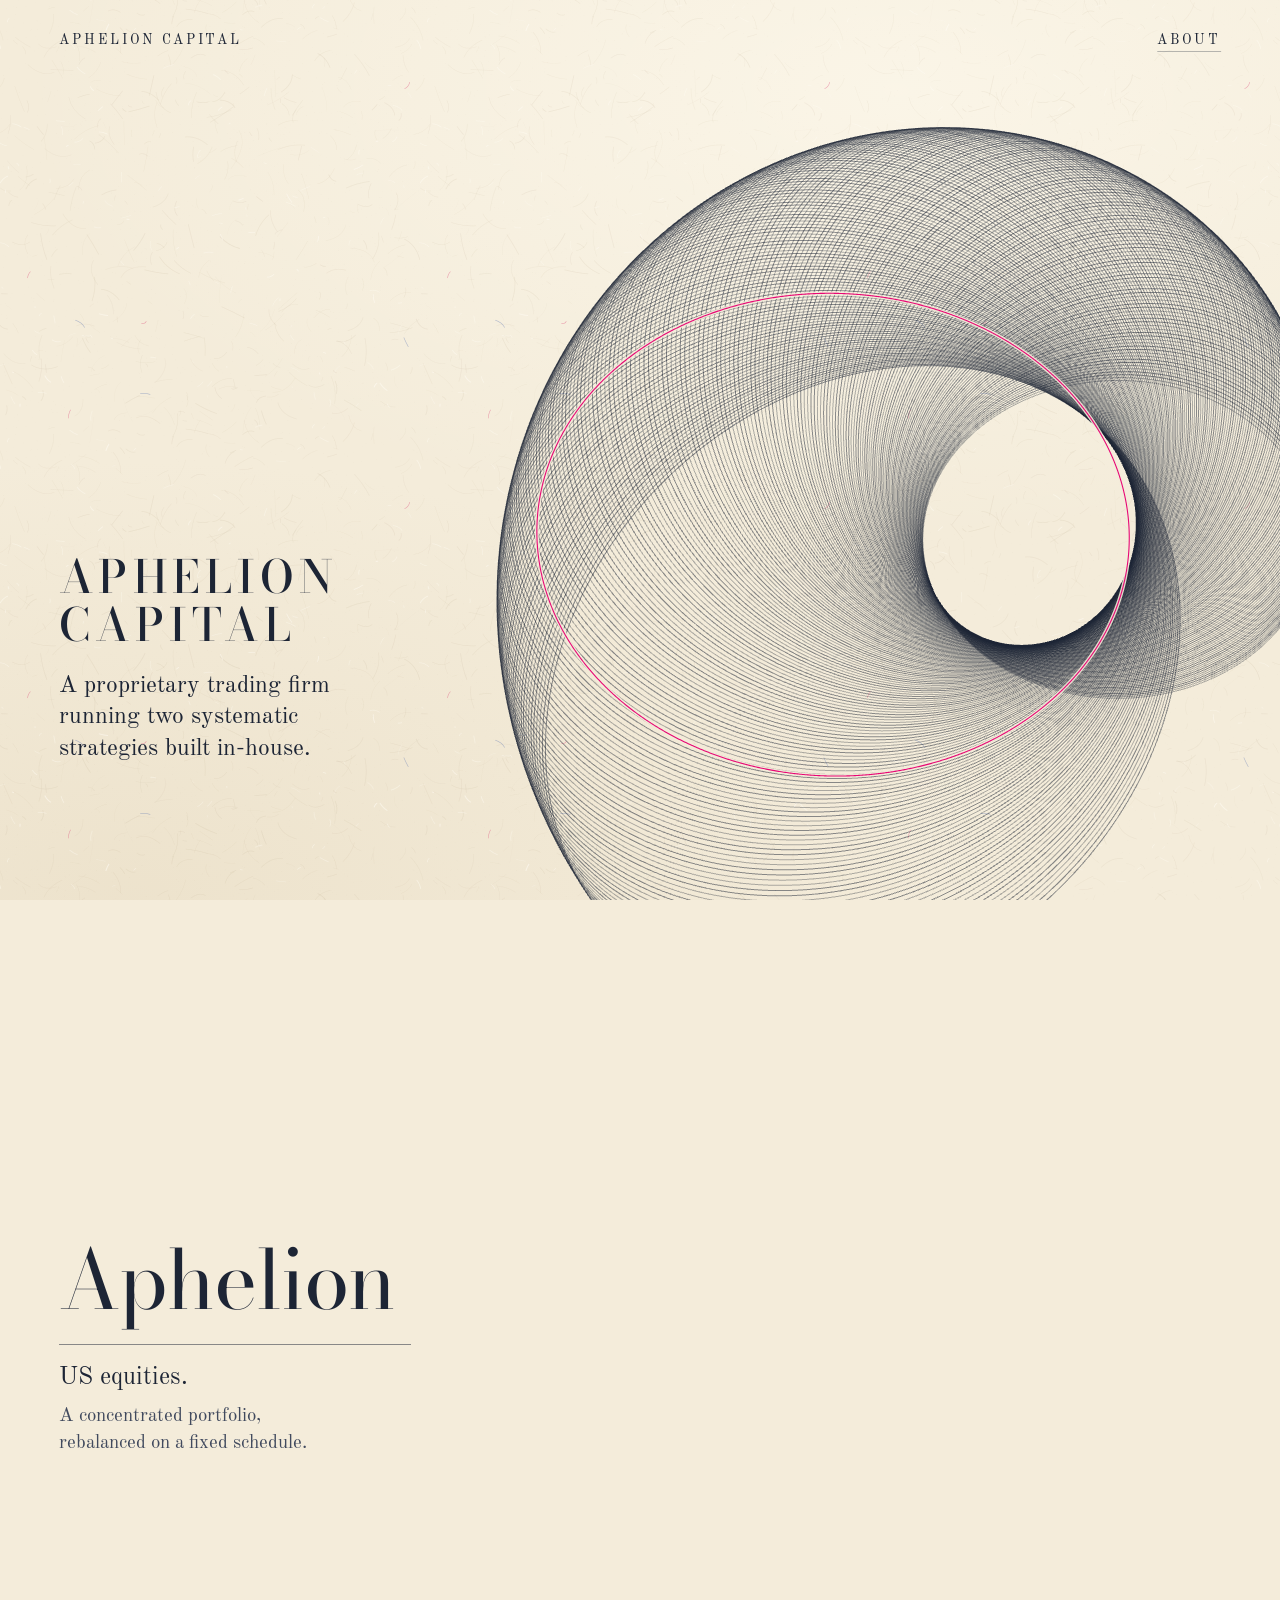
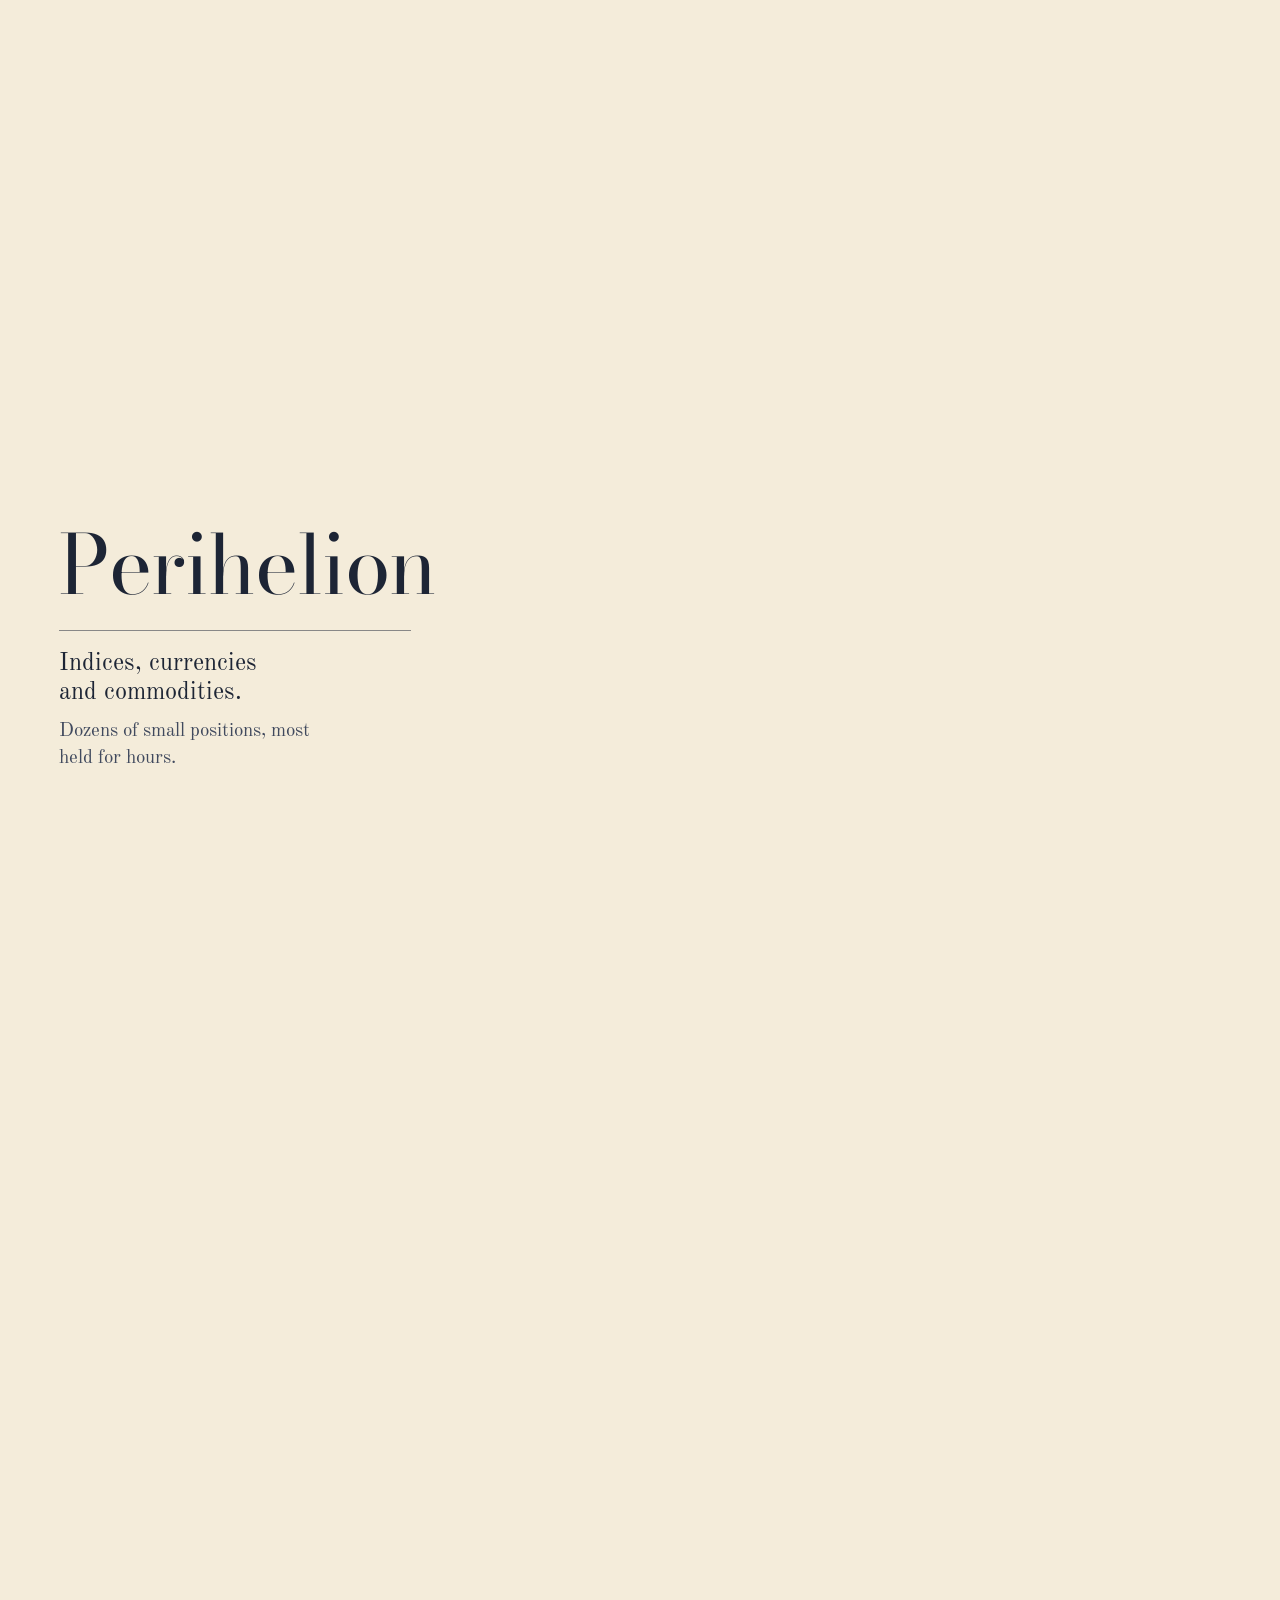
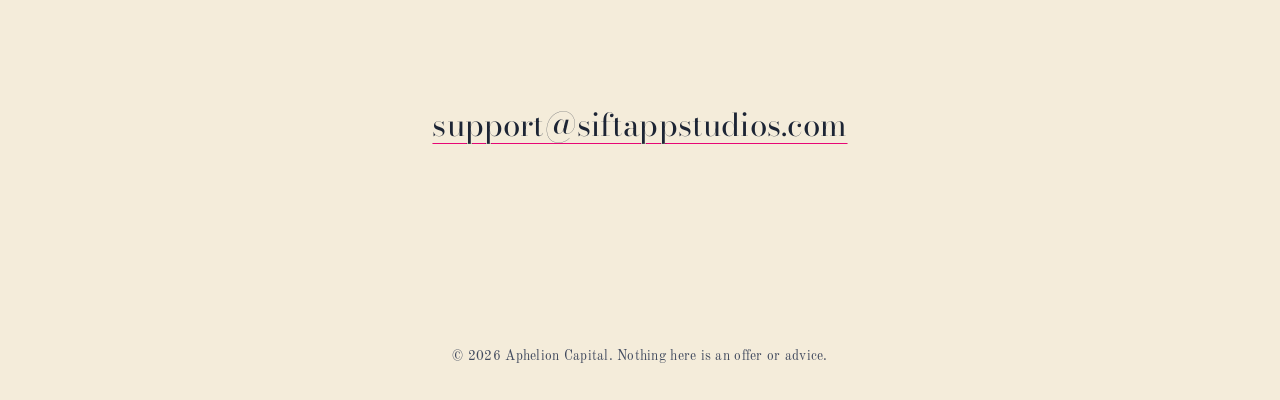
<file: index.html>
<!doctype html>
<html lang="en">
<head>
<meta charset="utf-8">
<meta name="viewport" content="width=device-width, initial-scale=1, viewport-fit=cover">
<title>Aphelion Capital</title>
<meta name="description" content="Aphelion Capital is a proprietary trading firm running two systematic strategies built in-house.">
<meta name="theme-color" content="#f4ecda">
<meta property="og:type" content="website">
<meta property="og:url" content="https://siftappstudios.com/">
<meta property="og:title" content="Aphelion Capital">
<meta property="og:description" content="A proprietary trading firm running two systematic strategies built in-house.">
<meta property="og:image" content="https://siftappstudios.com/og.jpg">
<meta property="og:image:width" content="1200">
<meta property="og:image:height" content="630">
<meta name="twitter:card" content="summary_large_image">
<link rel="icon" href="/favicon.svg" type="image/svg+xml">
  <script type="module" crossorigin src="/assets/home-BhQFpELq.js"></script>
  <link rel="modulepreload" crossorigin href="/assets/paper-BZ62Q5uc.js">
  <link rel="stylesheet" crossorigin href="/assets/paper-BYVaKx5N.css">
  <link rel="stylesheet" crossorigin href="/assets/home-DG4AkSvf.css">
</head>
<body>
<div class="stage" aria-hidden="true"><canvas id="gl"></canvas><canvas id="pink"></canvas></div>

<header class="top">
  <a class="mark" href="/">Aphelion Capital</a>
  <a class="about" href="/about/">About</a>
</header>

<main>
  <section class="hero" data-key="hero">
    <canvas class="still" aria-hidden="true"></canvas>
    <div class="col">
      <h1>Aphelion Capital</h1>
      <p class="lede">A proprietary trading firm running two systematic strategies built in-house.</p>
    </div>
  </section>

  <section class="strategy" data-key="aphelion" aria-labelledby="s-aph">
    <canvas class="still" aria-hidden="true"></canvas>
    <div class="col">
      <h2 id="s-aph">Aphelion</h2>
      <p class="what">US equities.</p>
      <p class="how">A concentrated portfolio, rebalanced on a fixed schedule.</p>
    </div>
  </section>

  <section class="strategy" data-key="perihelion" aria-labelledby="s-per">
    <canvas class="still" aria-hidden="true"></canvas>
    <div class="col">
      <h2 id="s-per">Perihelion</h2>
      <p class="what">Indices, currencies and commodities.</p>
      <p class="how">Dozens of small positions, most held for hours.</p>
    </div>
  </section>

  <section class="close" data-key="close">
    <div class="col">
      <div class="seal-slot" aria-hidden="true"><canvas class="still"></canvas></div>
      <p class="reach"><a href="mailto:support@siftappstudios.com">support@siftappstudios.com</a></p>
    </div>
    <footer>© 2026 Aphelion Capital. Nothing here is an offer or advice.</footer>
  </section>
</main>
</body>
</html>
</file>
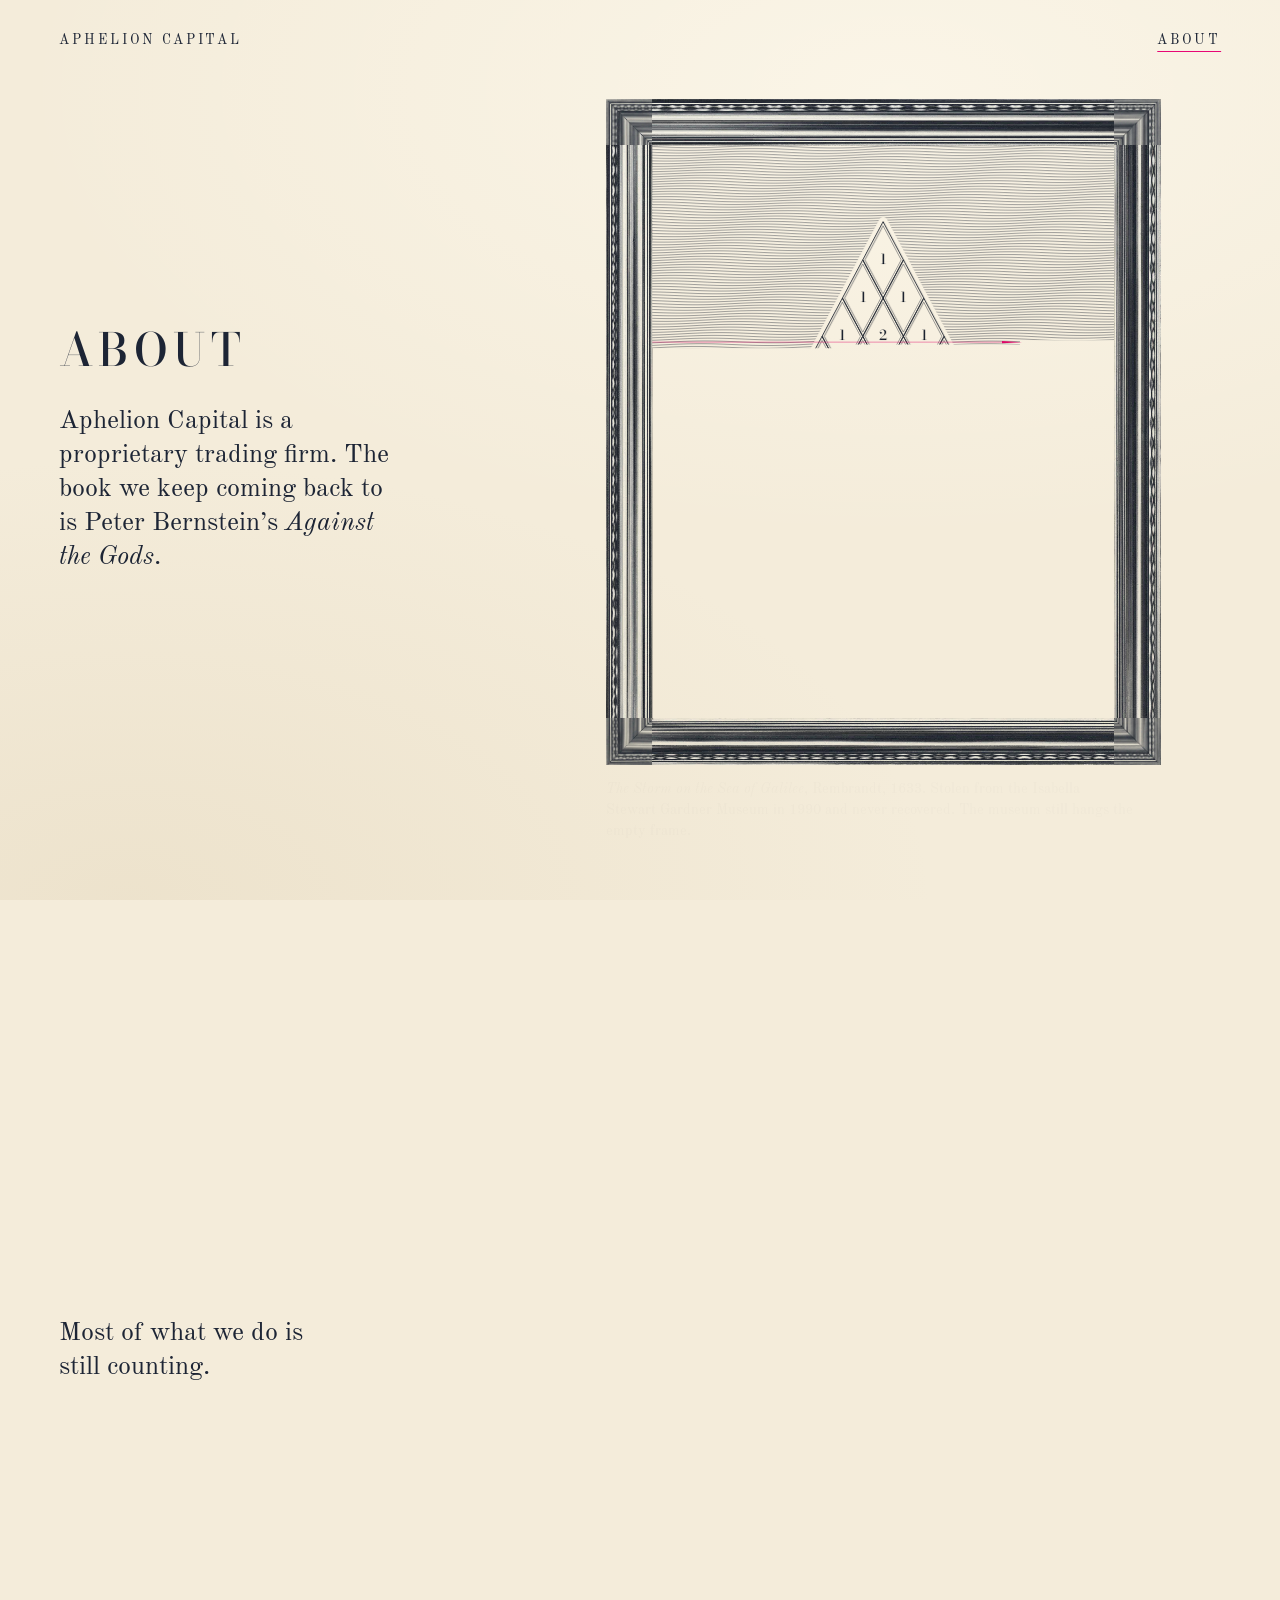
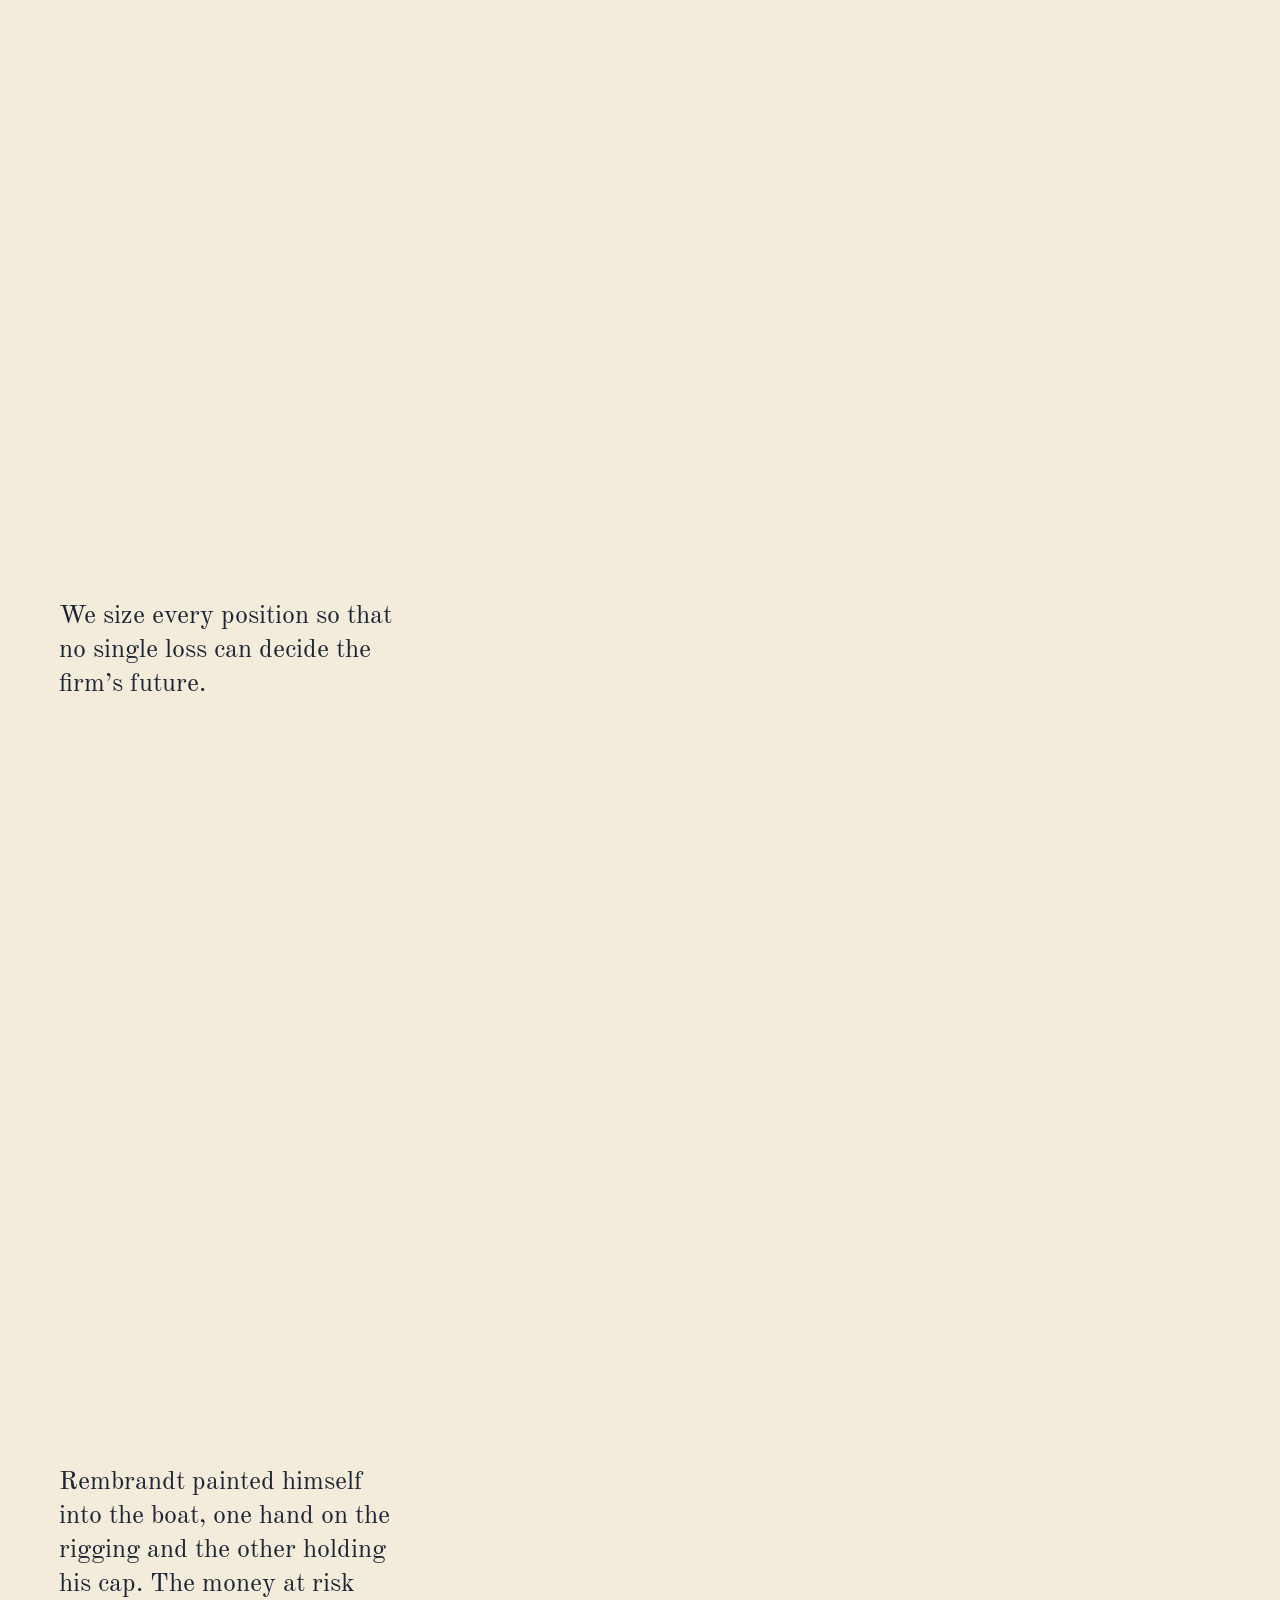
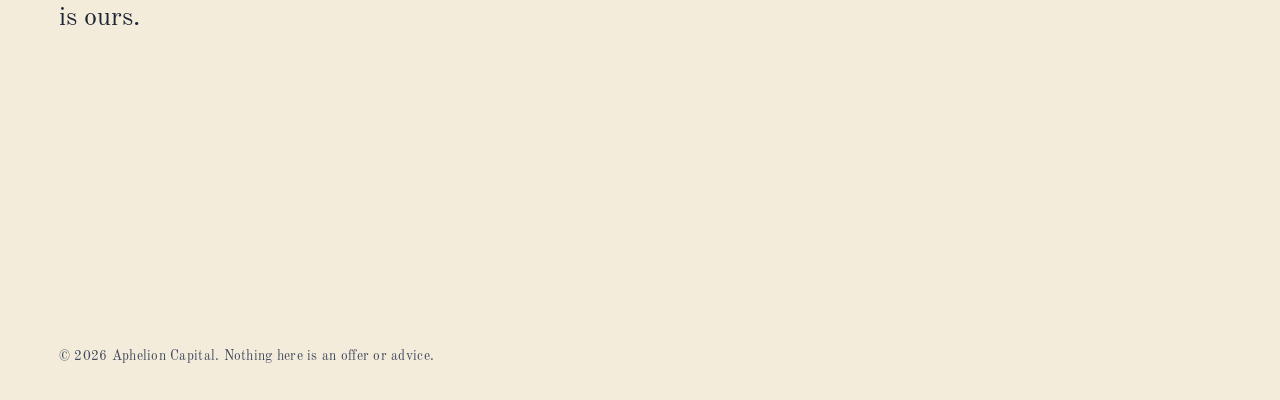
<file: about/index.html>
<!doctype html>
<html lang="en">
<head>
<meta charset="utf-8">
<meta name="viewport" content="width=device-width, initial-scale=1, viewport-fit=cover">
<title>About · Aphelion Capital</title>
<meta name="description" content="About Aphelion Capital, a proprietary trading firm.">
<meta name="theme-color" content="#f4ecda">
<meta property="og:type" content="website">
<meta property="og:url" content="https://siftappstudios.com/about/">
<meta property="og:title" content="About · Aphelion Capital">
<meta property="og:description" content="About Aphelion Capital, a proprietary trading firm.">
<meta property="og:image" content="https://siftappstudios.com/og.jpg">
<meta property="og:image:width" content="1200">
<meta property="og:image:height" content="630">
<meta name="twitter:card" content="summary_large_image">
<link rel="icon" href="/favicon.svg" type="image/svg+xml">
  <script type="module" crossorigin src="/assets/about-BOAKpDRj.js"></script>
  <link rel="modulepreload" crossorigin href="/assets/paper-BZ62Q5uc.js">
  <link rel="stylesheet" crossorigin href="/assets/paper-BYVaKx5N.css">
  <link rel="stylesheet" crossorigin href="/assets/about-DTjftQ8V.css">
</head>
<body class="about-page">
<div class="stage" aria-hidden="true"><canvas id="plate"></canvas></div>

<header class="top">
  <a class="mark" href="/">Aphelion Capital</a>
  <a class="about" href="/about/" aria-current="page">About</a>
</header>

<main>
  <section data-key="storm">
    <div class="col">
      <h1>About</h1>
      <p class="say">Aphelion Capital is a proprietary trading firm. The book we keep coming back to is Peter Bernstein&rsquo;s <em>Against the Gods</em>.</p>
    </div>
    <figure class="plate-fig">
      <div class="slot" role="img" aria-label="An engraving after Rembrandt's painting, in an empty frame's place: a small fishing boat heels over on a breaking wave in a storm. Its crew haul at the torn sail and cling to the rigging; light breaks through the clouds on the left."><canvas class="still" aria-hidden="true"></canvas></div>
      <figcaption><i>The Storm on the Sea of Galilee</i>, Rembrandt, 1633. Stolen from the Isabella Stewart Gardner Museum in 1990 and never recovered. The museum still hangs the empty frame.</figcaption>
    </figure>
  </section>

  <section data-key="triangle">
    <div class="col">
      <p class="say">Most of what we do is still counting.</p>
    </div>
    <figure class="plate-fig">
      <div class="slot" role="img" aria-label="Pascal's triangle, ten rows: each number is the sum of the two above it. The last row, 1 9 36 84 126 126 84 36 9 1, is printed in pink."><canvas class="still" aria-hidden="true"></canvas></div>
      <figcaption>Pascal&rsquo;s arithmetical triangle, 1654, the year he and Fermat solved the problem of points.</figcaption>
    </figure>
  </section>

  <section data-key="quincunx">
    <div class="col">
      <p class="say">We size every position so that no single loss can decide the firm&rsquo;s future.</p>
    </div>
    <figure class="plate-fig">
      <div class="slot" role="img" aria-label="A quincunx: 512 balls fall through nine rows of pins, bouncing left or right at each, and pile up in the shape of the bell curve, drawn over them in pink."><canvas class="still" aria-hidden="true"></canvas></div>
      <figcaption>After Francis Galton&rsquo;s quincunx of 1873.</figcaption>
    </figure>
  </section>

  <section data-key="boat">
    <div class="col">
      <p class="say">Rembrandt painted himself into the boat, one hand on the rigging and the other holding his cap. The money at risk is ours.</p>
    </div>
    <figure class="plate-fig">
      <div class="slot" role="img" aria-label="Detail of the engraving: Rembrandt among the crew in the middle of the boat, gripping a rope, circled by a thin pink orbit."><canvas class="still" aria-hidden="true"></canvas></div>
    </figure>
    <footer>© 2026 Aphelion Capital. Nothing here is an offer or advice.</footer>
  </section>
</main>
</body>
</html>
</file>
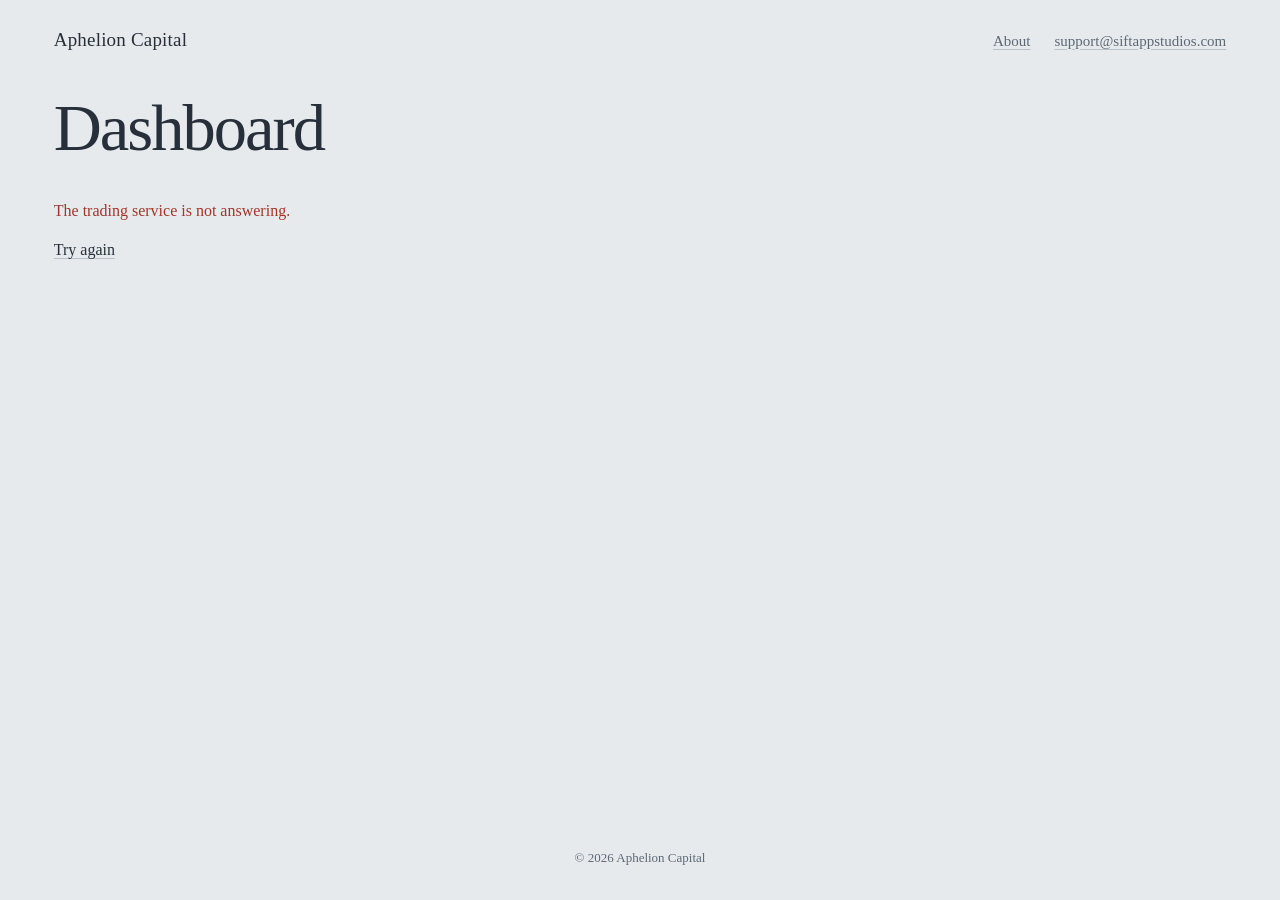
<file: dashboard/index.html>
<!doctype html>
<html lang="en">
<head>
<meta charset="utf-8">
<!-- The first sha256 in script-src and in style-src is of this page's own inline script and style block. After editing either block, recompute them:
     python3 -c "import re,hashlib,base64;s=open('tools/dashboard.html').read();[print(base64.b64encode(hashlib.sha256(m.encode()).digest()).decode()) for m in re.findall(r'<(?:style|script)>(.*?)</(?:style|script)>',s,re.S)]"
     The first printed value is the style's, the second the script's.
     The other two style-src hashes are Google's sign-in script's: the button stylesheet it injects and a style="position: relative;"
     attribute (hence 'unsafe-hashes'). If Google changes either, the button still draws and the console reports the blocked style. -->
<meta http-equiv="Content-Security-Policy" content="default-src 'none'; script-src 'sha256-K4YrGKCMHurjkIeG3o1Fe5G7E060IV3wsEtYFuKkgZE=' https://accounts.google.com/gsi/client; style-src 'sha256-W4vcs2MbF/PEzUUmQKoSk6FwhRHURHpevgtwQXdqkxU=' 'sha256-RU4sU0AaS8IBGZx8XrGt/pa9A5SLA3dQszGeqT5L3Kw=' 'unsafe-hashes' 'sha256-qhuPdMIyitsie5l+rVqi1rLMM5kKX8GH2i6ece7IvkY=' https://fonts.googleapis.com https://accounts.google.com/gsi/style; font-src https://fonts.gstatic.com; img-src data: https://*.googleusercontent.com; connect-src 'self' https://bot.siftappstudios.com https://accounts.google.com/gsi/; frame-src https://accounts.google.com/gsi/; base-uri 'none'; form-action 'none'">
<meta name="viewport" content="width=device-width, initial-scale=1, viewport-fit=cover">
<meta name="robots" content="noindex, nofollow">
<title>Dashboard · Aphelion Capital</title>
<meta name="color-scheme" content="light dark">
<meta name="theme-color" content="#e7eaec" media="(prefers-color-scheme: light)">
<meta name="theme-color" content="#161b21" media="(prefers-color-scheme: dark)">
<link rel="icon" href="data:image/svg+xml,%3Csvg xmlns='http://www.w3.org/2000/svg' viewBox='0 0 32 32'%3E%3Cellipse cx='16' cy='16' rx='14' ry='7' fill='none' stroke='%2327303a' stroke-width='1.5'/%3E%3Ccircle cx='24' cy='16' r='2.6' fill='%23b8964f'/%3E%3C/svg%3E">
<link rel="preconnect" href="https://fonts.googleapis.com">
<link rel="preconnect" href="https://fonts.gstatic.com" crossorigin>
<link rel="stylesheet" href="https://fonts.googleapis.com/css2?family=Newsreader:opsz,wght@6..72,200..500&display=swap">
<style>
:root {
  --ground: #e7eaec;
  --ink: #27303a;
  --soft: #5d6976;
  --line: #b9c1c8;
  --hair: #d2d8dd;
  --track: #d3d9de;
  --sun: #b8964f;
  --ok: #3c7357;
  --warn: #8a5a12;
  --bad: #a3352c;
  --wash: rgba(93, 105, 118, 0.1);
  --select: rgba(184, 150, 79, 0.32);
  --gutter: clamp(1rem, 4.2vw, 3.5rem);
}
@media (prefers-color-scheme: dark) {
  :root {
    --ground: #161b21;
    --ink: #d9dfe4;
    --soft: #919da8;
    --line: #38414a;
    --hair: #262d35;
    --track: #262e36;
    --sun: #cdae68;
    --ok: #7db897;
    --warn: #d9a44e;
    --bad: #ee8577;
    --wash: rgba(145, 157, 168, 0.1);
    --select: rgba(205, 174, 104, 0.34);
  }
}
@media (max-width: 560px) { :root { --gutter: 16px; } }
* { box-sizing: border-box; }
html { -webkit-text-size-adjust: 100%; background: var(--ground); scrollbar-color: var(--line) var(--ground); }
::selection { background: var(--select); color: var(--ink); }
body {
  margin: 0;
  min-height: 100vh;
  min-height: 100svh;
  display: flex;
  flex-direction: column;
  background: var(--ground);
  color: var(--ink);
  font-family: "Newsreader", "Iowan Old Style", Georgia, serif;
  font-optical-sizing: auto;
  font-weight: 400;
  font-size: 16px;
  line-height: 1.45;
  -webkit-font-smoothing: antialiased;
}
a, .link {
  color: inherit;
  text-decoration-line: underline;
  text-decoration-color: var(--line);
  text-decoration-thickness: 1px;
  text-underline-offset: 0.2em;
  transition: text-decoration-color 0.25s ease;
}
a:hover, .link:hover { text-decoration-color: currentColor; }
a:focus-visible, button:focus-visible, summary:focus-visible {
  outline: 1px solid var(--ink); outline-offset: 4px; border-radius: 2px;
}
.link { font: inherit; background: none; border: 0; padding: 0; cursor: pointer; }
.link:disabled { color: var(--soft); cursor: default; }
[hidden] { display: none !important; }
.vh { position: absolute; width: 1px; height: 1px; margin: -1px; overflow: hidden; clip-path: inset(50%); white-space: nowrap; }

header, main {
  width: 100%;
  max-width: 82rem;
  margin: 0 auto;
  padding-left: var(--gutter);
  padding-right: var(--gutter);
}
header {
  display: flex;
  justify-content: space-between;
  align-items: baseline;
  flex-wrap: wrap;
  gap: 0.25rem 1.5rem;
  padding-top: 1.6rem;
}
.firm { margin: 0; font-size: 1.1875rem; letter-spacing: 0.01em; }
.firm a { text-decoration: none; }
.firm a:hover { text-decoration: underline; text-decoration-color: var(--line); }
nav { display: flex; flex-wrap: wrap; gap: 0.25rem 1.5rem; color: var(--soft); font-size: 0.9375rem; }
main { flex: 1; padding-bottom: 4rem; }
h1 {
  margin: 2.6rem 0 0.6rem;
  font-size: clamp(2.5rem, 1.6rem + 3.2vw, 4.25rem);
  font-weight: 250;
  line-height: 1;
  letter-spacing: -0.03em;
  text-wrap: balance;
}
footer { padding: 1.5rem 1rem 2rem; text-align: center; color: var(--soft); font-size: 0.8125rem; }
footer p { margin: 0; }
.tn { font-variant-numeric: lining-nums tabular-nums; }

/* ---------------------------------------------------------------- sign-in */
.gate { padding: 1.25rem 0 3rem; }
.gsi { min-height: 44px; }
/* Google's button document is light; an iframe whose scheme differs gets an opaque white backdrop. */
.gsi iframe { color-scheme: light; }
.gate-msg { margin: 1rem 0 0; max-width: 34rem; min-height: 1.45em; }
.gate-msg.err { color: var(--bad); }
.stub-gsi {
  font: inherit; font-size: 0.9375rem; color: var(--ink); background: transparent;
  border: 1px solid var(--line); border-radius: 4px; padding: 0.55rem 1rem; cursor: pointer;
}

/* ---------------------------------------------------------------- notices */
.notices:empty { display: none; }
.notice { margin: 0 0 0.4rem; color: var(--warn); max-width: 48rem; }

/* ---------------------------------------------------------------- what is wrong */
.asof { margin: 0; color: var(--soft); font-size: 0.9375rem; }
.mark { flex: none; display: inline-block; width: 0.5rem; height: 0.5rem; border-radius: 1px; background: var(--bad); }
.mark.warn { background: var(--warn); border-radius: 50%; }
.problems { list-style: none; margin: 1.4rem 0 0; padding: 0; max-width: 52rem; border-top: 1px solid var(--line); }
.problem {
  display: grid;
  grid-template-columns: 0.85rem minmax(0, 1fr) auto;
  column-gap: 0.5rem;
  align-items: baseline;
  padding: 0.6rem 0;
  border-bottom: 1px solid var(--hair);
}
.problem .mark { align-self: start; margin-top: 0.5em; }
.where { font-weight: 500; margin-right: 0.4rem; }
.ptext { overflow-wrap: anywhere; }
.pwhen { color: var(--soft); font-size: 0.875rem; white-space: nowrap; text-align: right; }

/* ---------------------------------------------------------------- the accounts */
.accounts {
  display: grid;
  grid-template-columns: minmax(0, 1fr);
  margin-top: 2.8rem;
  border-top: 1px solid var(--line);
}
.acct { min-width: 0; padding: 1.2rem 0 2rem; }
.acct + .acct { border-top: 1px solid var(--hair); }
@media (min-width: 940px) {
  .accounts { grid-template-columns: repeat(3, minmax(0, 1fr)); }
  .acct { padding: 1.2rem 2rem 0.4rem; }
  .acct:first-child { padding-left: 0; }
  .acct:last-child { padding-right: 0; }
  .acct + .acct { border-top: 0; border-left: 1px solid var(--hair); }
  .what { min-height: 2.9em; }
}
.acct h2 { margin: 0; font-size: 1.625rem; font-weight: 400; line-height: 1.15; letter-spacing: -0.005em; }
.what { margin: 0.2rem 0 0; font-size: 0.9375rem; color: var(--soft); }
.value { margin: 1.1rem 0 0; font-size: 2.125rem; font-weight: 300; line-height: 1.1; letter-spacing: -0.015em; }
.value.none { font-size: 1.375rem; color: var(--soft); }
.aprob { margin: 0.5rem 0 0; display: flex; gap: 0.5rem; align-items: baseline; color: var(--bad); overflow-wrap: anywhere; }
.aprob .mark { align-self: center; }
.moves { display: grid; grid-template-columns: max-content max-content max-content; gap: 0.15rem 1.1rem; margin: 0.7rem 0 0; }
.moves div { display: contents; }
.moves dt { color: var(--soft); }
.moves dd { margin: 0; text-align: right; }
.up { color: var(--ok); }
.down { color: var(--bad); }

.chart { position: relative; width: 100%; margin: 1.1rem 0 0; touch-action: pan-y; }
.chart.h-acct { height: 128px; }
.chart.h-ruler { height: 40px; margin-top: 1.3rem; }
.chart svg { display: block; overflow: visible; }
.chart text { fill: var(--soft); font-size: 12px; font-family: "Newsreader", "Iowan Old Style", Georgia, serif; font-variant-numeric: lining-nums tabular-nums; }
.chart text.end { fill: var(--ink); }
.grid line { stroke: var(--hair); stroke-width: 1; }
.ref { stroke: var(--line); stroke-width: 1; stroke-dasharray: 2 3; }
.ln { fill: none; stroke-width: 1.75; stroke-linejoin: round; stroke-linecap: round; }
.ln-live { stroke: var(--ink); }
.pt-live { fill: var(--ink); stroke: var(--ground); stroke-width: 2; }
.pt-open { fill: var(--ground); stroke: var(--ink); stroke-width: 1.5; }
.cross { stroke: var(--soft); stroke-width: 1; }
.hit { fill: transparent; cursor: crosshair; }
.tip {
  position: absolute; top: 0; left: 0; z-index: 2; pointer-events: none;
  padding: 0.3rem 0.55rem; background: var(--ground); border: 1px solid var(--line); border-radius: 3px;
  font-size: 0.8125rem; line-height: 1.35; white-space: nowrap; font-variant-numeric: lining-nums tabular-nums;
}
.tip b { font-weight: 500; }
.tip .k { color: var(--soft); }
.r-track { fill: var(--track); }
.r-fill { fill: var(--soft); }
.r-fill.low { fill: var(--bad); }
.r-tick { stroke: var(--soft); stroke-width: 1; }
.room { margin: 0.35rem 0 0; font-size: 0.9375rem; }
.cap { margin: 0.25rem 0 0; font-size: 0.8125rem; color: var(--soft); }

.holds { margin: 1.2rem 0 0; }
.holds h3 { margin: 0 0 0.2rem; font-size: 0.9375rem; font-weight: 500; }
.holds ul { list-style: none; margin: 0; padding: 0; }
.holds li { padding: 0.2rem 0; border-bottom: 1px solid var(--hair); overflow-wrap: anywhere; }
.holds li:last-child { border-bottom: 0; }
.holds .side { color: var(--soft); margin-left: 0.4rem; }
.flat { margin: 0; color: var(--soft); }
.read { margin: 1rem 0 0; font-size: 0.8125rem; color: var(--soft); }

/* ---------------------------------------------------------------- activity */
.activity { margin-top: 2.6rem; border-top: 1px solid var(--line); padding-top: 0.9rem; }
.log { max-width: 52rem; }
summary { cursor: pointer; font-size: 1.0625rem; width: fit-content; }
summary .n { color: var(--soft); margin-left: 0.35rem; }
summary:hover .n { color: var(--ink); }
details[open] > summary { margin-bottom: 0.5rem; }
.log { list-style: none; margin: 0; padding: 0; }
.log li {
  display: grid;
  grid-template-columns: 0.85rem 6.6rem minmax(0, 1fr);
  column-gap: 0.5rem;
  align-items: baseline;
  padding: 0.35rem 0;
  border-bottom: 1px solid var(--hair);
  font-size: 0.9375rem;
}
.log li:last-child { border-bottom: 0; }
.log .mark { align-self: start; margin-top: 0.5em; }
.log time { color: var(--soft); white-space: nowrap; }
.log .ltext { overflow-wrap: anywhere; }
.log .times { color: var(--soft); margin-left: 0.4rem; white-space: nowrap; }
.empty { margin: 0.2rem 0 0; color: var(--soft); }
.err { margin: 0.5rem 0 0; color: var(--bad); overflow-wrap: anywhere; }
.deploy { margin: 2rem 0 0; font-size: 0.8125rem; color: var(--soft); overflow-wrap: anywhere; }

@media (max-width: 560px) {
  header { padding-top: 1.1rem; }
  .firm { font-size: 1.0625rem; }
  nav { font-size: 0.875rem; gap: 0.25rem 1.25rem; }
  h1 { margin-top: 2rem; }
  .problem { grid-template-columns: 0.85rem minmax(0, 1fr); }
  .pwhen { grid-column: 2; text-align: left; }
  .log li { grid-template-columns: 0.85rem minmax(0, 1fr); }
  .log time { grid-column: 2; font-size: 0.8125rem; }
  .log .ltext { grid-column: 2; }
}
</style>
</head>
<body>
<header>
  <p class="firm"><a href="../">Aphelion Capital</a></p>
  <nav aria-label="Site">
    <a href="../about/">About</a>
    <a href="mailto:support@siftappstudios.com">support@siftappstudios.com</a>
    <button type="button" class="link" id="signout" hidden>Sign out</button>
  </nav>
</header>

<main>
  <h1 id="title">Dashboard</h1>
  <div class="notices" id="notices" role="status"></div>
  <section class="gate" id="gate" aria-label="Sign in">
    <div class="gsi" id="gsi"></div>
    <p class="gate-msg" id="gate-msg" aria-live="polite"></p>
    <p><button type="button" class="link" id="retry" hidden>Try again</button></p>
  </section>
  <div id="board" hidden></div>
</main>

<footer>
  <p>&copy; 2026 Aphelion Capital</p>
</footer>

<script>
(function () {
  'use strict';

  // ------------------------------------------------------------------ setup
  var CLIENT_ID = '649814637947-nbccdoqdkeoq8ub54kufloqbj93sir9c.apps.googleusercontent.com';
  var NS = 'http://www.w3.org/2000/svg';
  var ET = 'America/New_York';
  var STALE_MS = 3 * 60 * 1000;
  var LOCAL = location.hostname === 'localhost' || location.hostname === '127.0.0.1';
  var Q = new URLSearchParams(location.search);
  // The API is fixed. Only a page served from this machine may point it elsewhere:
  // anywhere else a crafted link could hand the Google credential to another server.
  var API = 'https://bot.siftappstudios.com';
  if (LOCAL && Q.get('api')) {
    try {
      var o = new URL(Q.get('api'), location.href);
      if (o.protocol === 'http:' || o.protocol === 'https:') API = o.origin;
    } catch (e) { /* keep the fixed API */ }
  }
  var STUB = LOCAL && Q.has('stubgis') ? (Q.get('stubgis') || '1') : null;
  var SYM = { USD: '$', GBP: '£', EUR: '€' };
  var WORDS = ['No', 'One', 'Two', 'Three', 'Four', 'Five', 'Six', 'Seven', 'Eight', 'Nine'];

  var $ = function (id) { return document.getElementById(id); };
  var gate = $('gate'), gsiBox = $('gsi'), gateMsg = $('gate-msg'), retryBtn = $('retry');
  var board = $('board'), noticeBox = $('notices'), signoutBtn = $('signout'), title = $('title');
  var darkQ = window.matchMedia('(prefers-color-scheme: dark)');

  var view = 'loading', snap = null, failMsg = null, busy = false, lastTry = 0;
  var justLoggedIn = false, gisReady = false, nonceAt = 0, signSeq = 0;

  // ------------------------------------------------------------------ helpers
  function num(v) { return typeof v === 'number' && isFinite(v); }
  function txt(v) { return typeof v === 'string' ? v : num(v) ? String(v) : ''; }
  function isObj(v) { return v !== null && typeof v === 'object' && !Array.isArray(v); }
  function list(v) { return Array.isArray(v) ? v : []; }

  function h(tag, attrs) {
    var el = document.createElement(tag);
    if (attrs) for (var k in attrs) {
      var v = attrs[k];
      if (v == null || v === false) continue;
      if (k === 'class') el.className = v;
      else if (k.slice(0, 2) === 'on') el.addEventListener(k.slice(2), v);
      else el.setAttribute(k, v === true ? '' : v);
    }
    for (var i = 2; i < arguments.length; i++) add(el, arguments[i]);
    return el;
  }
  function add(el, c) {
    if (c == null || c === false || c === '') return;
    if (Array.isArray(c)) { c.forEach(function (x) { add(el, x); }); return; }
    el.appendChild(typeof c === 'object' ? c : document.createTextNode(String(c)));
  }
  function s(tag, attrs, text) {
    var el = document.createElementNS(NS, tag);
    if (attrs) for (var k in attrs) if (attrs[k] != null && attrs[k] !== '') el.setAttribute(k, attrs[k]);
    if (text != null) el.textContent = text;
    return el;
  }
  // The bot writes for Telegram: its emoji go, the words stay.
  function plain(v) {
    return txt(v).replace(/[\u{1F000}-\u{1FAFF}\u{2600}-\u{27BF}\u{2B00}-\u{2BFF}\u{23E9}-\u{23FA}\u{FE0F}\u{200D}]/gu, '')
      .replace(/\s{2,}/g, ' ').trim();
  }

  function digits(v, dp) {
    return Math.abs(v).toLocaleString('en-US', { minimumFractionDigits: dp, maximumFractionDigits: dp });
  }
  function signOf(v, dp, signed) {
    if (Number(Math.abs(v).toFixed(dp)) === 0) return '';
    return v < 0 ? '\u2212' : signed ? '+' : '';
  }
  function fnum(v, dp, signed) {
    if (!num(v)) return '—';
    return signOf(v, dp, signed) + digits(v, dp);
  }
  function sym(ccy) { return SYM[ccy] || (typeof ccy === 'string' && ccy ? ccy + '\u00a0' : ''); }
  function money(v, ccy, dp, signed) {
    if (!num(v)) return '—';
    if (dp == null) dp = 2;
    return signOf(v, dp, signed) + sym(ccy) + digits(v, dp);
  }
  function pct(v, dp) {
    if (!num(v)) return '—';
    return fnum(v * 100, dp == null ? 2 : dp, true) + '%';
  }
  function tone(v) { return !num(v) || Math.abs(v) < 5e-5 ? null : v > 0 ? 'up' : 'down'; }

  function parseT(iso) {
    if (typeof iso !== 'string') return null;
    var t = Date.parse(iso);
    return isNaN(t) ? null : t;
  }
  var fmtCache = {};
  function parts(t, opts, zone) {
    var key = JSON.stringify(opts) + zone;
    var f = fmtCache[key] || (fmtCache[key] = new Intl.DateTimeFormat('en-GB', Object.assign({ timeZone: zone }, opts)));
    var out = {};
    f.formatToParts(new Date(t)).forEach(function (p) { out[p.type] = p.value; });
    return out;
  }
  // "Sat 24 Oct 10:05 ET"
  function whenET(iso, secs) {
    var t = parseT(iso);
    if (t == null) return '—';
    var p = parts(t, { weekday: 'short', day: 'numeric', month: 'short', hour: '2-digit', minute: '2-digit', second: secs ? '2-digit' : undefined, hourCycle: 'h23' }, ET);
    return p.weekday + ' ' + p.day + ' ' + p.month + ' ' + p.hour + ':' + p.minute + (secs ? ':' + p.second : '') + ' ET';
  }
  // "Fri 15:59" in New York, for the log.
  function dayTime(iso) {
    var t = parseT(iso);
    if (t == null) return '—';
    var p = parts(t, { weekday: 'short', hour: '2-digit', minute: '2-digit', hourCycle: 'h23' }, ET);
    return p.weekday + ' ' + p.hour + ':' + p.minute;
  }
  function todayET() {
    var p = parts(Date.now(), { year: 'numeric', month: '2-digit', day: '2-digit' }, ET);
    return p.year + '-' + p.month + '-' + p.day;
  }
  // A session date, "Fri 23 Oct" ("23 Oct" short).
  function day(d, short) {
    if (typeof d !== 'string') return '—';
    var m = d.match(/^(\d{4})-(\d{2})-(\d{2})$/);
    if (!m) return d;
    var p = parts(Date.UTC(+m[1], +m[2] - 1, +m[3]), { weekday: 'short', day: 'numeric', month: 'short' }, 'UTC');
    return short ? p.day + ' ' + p.month : p.weekday + ' ' + p.day + ' ' + p.month;
  }
  function ago(ms) {
    if (ms < 0) ms = 0;
    var sec = Math.round(ms / 1000);
    if (sec < 60) return sec + ' s ago';
    var min = Math.floor(sec / 60);
    if (min < 120) return min + ' min ago';
    var hr = Math.floor(min / 60);
    if (hr < 48) return hr + ' h ago';
    return Math.floor(hr / 24) + ' days ago';
  }
  function ageSpan(iso) {
    var t = parseT(iso);
    return h('span', { 'data-age': t == null ? null : String(t) }, t == null ? 'time not given' : ago(Date.now() - t));
  }
  function times(n) { return n === 2 ? 'twice' : n + ' times'; }

  // Text width for chart layout, in the page's own face.
  var measureCtx = null;
  function tw(str) {
    if (!measureCtx) measureCtx = document.createElement('canvas').getContext('2d');
    measureCtx.font = '12px Newsreader, "Iowan Old Style", Georgia, serif';
    return measureCtx.measureText(str).width;
  }

  // ------------------------------------------------------------------ network
  function call(method, path, body) {
    var ctl = new AbortController();
    var timer = setTimeout(function () { ctl.abort(); }, 20000);
    var opt = { method: method, credentials: 'include', cache: 'no-store', signal: ctl.signal, headers: {} };
    if (body !== undefined) { opt.headers['Content-Type'] = 'application/json'; opt.body = JSON.stringify(body); }
    return fetch(API + path, opt).then(function (r) {
      return r.text().then(function (t) {
        clearTimeout(timer);
        var j = null;
        if (t) { try { j = JSON.parse(t); } catch (e) { j = undefined; } }
        return { status: r.status, json: j };
      });
    }).catch(function () { clearTimeout(timer); return { status: 0, json: null }; });
  }

  function setView(v) {
    view = v;
    gate.hidden = v === 'board';
    board.hidden = v !== 'board';
    signoutBtn.hidden = v !== 'board';
    if (v !== 'board') title.textContent = 'Dashboard';
  }
  function setMsg(m, isError) {
    gateMsg.textContent = m || '';
    gateMsg.className = 'gate-msg' + (isError ? ' err' : '');
  }

  function load() {
    if (busy) return Promise.resolve();
    busy = true;
    lastTry = Date.now();
    return call('GET', '/api/dash/data').then(function (r) {
      busy = false;
      if (r.status === 200 && isObj(r.json)) {
        snap = r.json;
        failMsg = null;
        justLoggedIn = false;
        if (view !== 'board') { setView('board'); setMsg(''); }
        render();
        return;
      }
      if (r.status === 401) {
        snap = null;
        failMsg = null;
        if (justLoggedIn) {
          justLoggedIn = false;
          toGate({ prompt: false, msg: 'Signed in, but the browser did not keep the session. Allow cookies for bot.siftappstudios.com and try again.' });
        } else if (view !== 'gate') {
          toGate({ prompt: true });
        }
        return;
      }
      failMsg = r.status === 0 ? 'The trading service is not answering.'
        : r.status === 200 ? 'The trading service sent data the page could not read.'
        : 'The trading service answered with an error (HTTP ' + r.status + ').';
      if (view === 'board') { notices(); return; }
      setView('down');
      gsiBox.hidden = true;
      retryBtn.hidden = false;
      setMsg(failMsg, true);
    });
  }

  // ------------------------------------------------------------------ sign-in
  function stubGoogle() {
    if (window.google && window.google.accounts) return window.google;
    var cfg = null;
    window.google = { accounts: { id: {
      initialize: function (c) { cfg = c; },
      renderButton: function (el) {
        var b = h('button', { type: 'button', class: 'stub-gsi' }, 'Sign in with Google (local stub: ' + STUB + ')');
        b.addEventListener('click', function () {
          cfg.callback({ credential: 'stub.' + STUB + '.' + cfg.nonce, select_by: 'btn' });
        });
        el.appendChild(b);
      },
      prompt: function () {},
      cancel: function () {},
      disableAutoSelect: function () {}
    } } };
    return window.google;
  }
  var gisPromise = null;
  function loadGis() {
    if (STUB) return Promise.resolve(stubGoogle());
    if (window.google && window.google.accounts && window.google.accounts.id) return Promise.resolve(window.google);
    if (!gisPromise) {
      gisPromise = new Promise(function (ok, no) {
        var tag = document.createElement('script');
        tag.src = 'https://accounts.google.com/gsi/client';
        tag.async = true;
        tag.onload = function () {
          if (window.google && window.google.accounts && window.google.accounts.id) ok(window.google);
          else no(new Error('no gis'));
        };
        tag.onerror = function () { gisPromise = null; tag.remove(); no(new Error('gis failed')); };
        document.head.appendChild(tag);
      });
    }
    return gisPromise;
  }

  function drawButton() {
    if (!gisReady) return;
    gsiBox.textContent = '';
    try {
      window.google.accounts.id.renderButton(gsiBox, {
        type: 'standard', theme: darkQ.matches ? 'filled_black' : 'outline', size: 'large',
        text: 'signin_with', shape: 'rectangular', logo_alignment: 'left', locale: 'en-GB'
      });
    } catch (e) { console.error(e); setMsg('Google sign-in could not load.', true); }
  }

  function startSignIn(o) {
    var seq = ++signSeq;
    return loadGis().then(function (g) {
      if (seq !== signSeq || view !== 'gate') return;
      if (o.signedOut) { try { g.accounts.id.disableAutoSelect(); } catch (e) { /* nothing to undo */ } }
      return call('GET', '/api/dash/nonce').then(function (r) {
        if (seq !== signSeq || view !== 'gate') return;
        if (r.status !== 200 || !isObj(r.json) || typeof r.json.nonce !== 'string') {
          setMsg(r.status === 0 ? 'The trading service is not answering.' : 'Sign-in failed, try again.', true);
          retryBtn.hidden = false;
          return;
        }
        nonceAt = Date.now();
        g.accounts.id.initialize({
          client_id: CLIENT_ID,
          nonce: r.json.nonce,
          callback: onCredential,
          auto_select: true,
          itp_support: true
        });
        gisReady = true;
        drawButton();
        if (o.prompt) { try { g.accounts.id.prompt(); } catch (e) { /* the button is still there */ } }
      });
    }, function () {
      if (seq !== signSeq) return;
      setMsg('Google sign-in could not load.', true);
      retryBtn.hidden = false;
    });
  }

  function toGate(o) {
    setView('gate');
    board.replaceChildren();
    notices();
    gsiBox.hidden = false;
    retryBtn.hidden = true;
    setMsg(o.msg || '', !!o.msg);
    return startSignIn(o);
  }

  function onCredential(resp) {
    setMsg('Signing in.');
    var cred = resp && typeof resp.credential === 'string' ? resp.credential : '';
    return call('POST', '/api/dash/login', { credential: cred }).then(function (r) {
      if (r.status === 200) {
        justLoggedIn = true;
        setMsg('');
        return load();
      }
      var m = r.status === 403 ? 'This Google account is not allowed.'
        : r.status === 429 ? 'Too many sign-in attempts. Try again in a few minutes.'
        : r.status === 0 ? 'The trading service is not answering.'
        : 'Sign-in failed, try again.';
      if (r.status === 403) { try { window.google.accounts.id.disableAutoSelect(); } catch (e) { /* ignore */ } }
      setMsg(m, true);
      // The nonce is single use: the next try needs a new one.
      return startSignIn({ prompt: false });
    });
  }

  function signOut() {
    signoutBtn.disabled = true;
    call('POST', '/api/dash/logout').then(function (r) {
      signoutBtn.disabled = false;
      if (r.status === 0) { failMsg = 'The trading service is not answering.'; notices(); return; }
      snap = null;
      failMsg = null;
      toGate({ prompt: false, signedOut: true });
    });
  }

  signoutBtn.addEventListener('click', signOut);
  retryBtn.addEventListener('click', function () {
    retryBtn.hidden = true;
    setMsg('');
    if (view === 'gate') startSignIn({ prompt: false }); else load();
  });
  var onScheme = function () { if (view === 'gate') drawButton(); if (view === 'board') redrawCharts(); };
  if (darkQ.addEventListener) darkQ.addEventListener('change', onScheme); else darkQ.addListener(onScheme);

  // ------------------------------------------------------------------ notices and ages
  function notices() {
    var lines = [];
    if (view === 'board' && snap) {
      var t = parseT(snap.asof);
      if (t != null && Date.now() - t > STALE_MS) {
        var min = Math.floor((Date.now() - t) / 60000);
        var old = min < 120 ? min + ' min' : Math.floor(min / 60) + ' h';
        lines.push('This is ' + old + ' old: the trading service may be down.');
      }
      if (failMsg) lines.push(failMsg);
    }
    var key = lines.join('\n');
    if (noticeBox.getAttribute('data-key') === key) return;
    noticeBox.setAttribute('data-key', key);
    noticeBox.replaceChildren.apply(noticeBox, lines.map(function (l) { return h('p', { class: 'notice' }, l); }));
  }
  function tick() {
    var now = Date.now();
    board.querySelectorAll('[data-age]').forEach(function (el) {
      var v = ago(now - Number(el.getAttribute('data-age')));
      if (el.textContent !== v) el.textContent = v;
    });
    notices();
  }

  // ------------------------------------------------------------------ render
  var charts = [];
  var ro = typeof ResizeObserver === 'function' ? new ResizeObserver(function (entries) {
    entries.forEach(function (e) {
      var c = e.target.__chart;
      if (c && Math.round(e.contentRect.width) !== c.w) drawChart(c);
    });
  }) : null;

  function render() {
    var st = { y: window.scrollY, open: {} };
    board.querySelectorAll('details[data-key]').forEach(function (d) { st.open[d.getAttribute('data-key')] = d.open; });
    var focusKey = document.activeElement && board.contains(document.activeElement) && document.activeElement.closest('[data-key]');
    focusKey = focusKey ? focusKey.getAttribute('data-key') : null;
    if (ro) ro.disconnect();
    charts = [];
    var frag = document.createDocumentFragment();
    try { buildBoard(frag, snap); } catch (e) {
      console.error(e);
      title.textContent = 'Dashboard';
      frag.appendChild(h('p', { class: 'err' }, 'The page could not draw this snapshot.'));
    }
    board.replaceChildren(frag);
    charts.forEach(function (c) { drawChart(c); if (ro) ro.observe(c.el); });
    board.querySelectorAll('details[data-key]').forEach(function (d) {
      var k = d.getAttribute('data-key');
      if (k in st.open) d.open = st.open[k];
    });
    if (focusKey) {
      var f = board.querySelector('[data-key="' + focusKey.replace(/["\\]/g, '') + '"] summary');
      if (f) f.focus({ preventScroll: true });
    }
    if (Math.abs(window.scrollY - st.y) > 1) window.scrollTo(0, st.y);
    notices();
  }
  function redrawCharts() { charts.forEach(drawChart); }
  function guard(fn, what) {
    try { return fn(); } catch (e) {
      console.error(e);
      return h('p', { class: 'err' }, what + ' could not be drawn.');
    }
  }

  function buildBoard(root, sn) {
    if (typeof sn.ok !== 'boolean' || !Array.isArray(sn.accounts)) {
      // Never "nothing wrong" from data this page cannot read.
      title.textContent = 'Dashboard';
      root.appendChild(h('p', { class: 'err' }, 'The trading service sent its data in a form this page does not read. It may be mid-update: the page tries again every minute.'));
      return;
    }
    var probs = list(sn.problems).filter(isObj);
    var n = probs.length;
    // The same words as the evening message on Telegram.
    title.textContent = n === 0 && sn.ok !== false ? 'All running, nothing wrong'
      : (n < WORDS.length ? WORDS[n] : String(n)) + (n === 1 ? ' thing' : ' things') + ' to look at';
    root.appendChild(h('p', { class: 'asof tn' }, 'Checked ', whenET(sn.asof), ', ', ageSpan(sn.asof), '.'));
    if (n) root.appendChild(guard(function () { return problemList(probs); }, 'The list of problems'));

    var accts = list(sn.accounts).filter(isObj);
    var grid = h('div', { class: 'accounts' });
    if (!accts.length) grid.appendChild(h('p', { class: 'empty' }, 'No account read yet.'));
    accts.forEach(function (a, i) {
      grid.appendChild(guard(function () { return account(a, i); }, txt(a.name) || 'This account'));
    });
    root.appendChild(grid);
    root.appendChild(guard(function () { return activity(sn); }, 'The activity'));

    var d = sn.deploy;
    if (isObj(d) && txt(d.id)) {
      root.appendChild(h('p', { class: 'deploy tn' }, 'Bot version ' + txt(d.id) +
        (parseT(d.started) != null ? ', running since ' + whenET(d.started) : '') + '.'));
    }
  }

  function problemList(probs) {
    return h('ul', { class: 'problems', 'aria-label': 'What to look at' }, probs.map(function (p) {
      var when = [];
      if (num(p.n) && p.n > 1) when.push(times(p.n));
      if (parseT(p.t) != null) when.push(dayTime(p.t));
      var where = plain(p.where), text = plain(p.text);
      if (where && text.indexOf(where) === 0) where = '';       // "FTMO not connected" names its account already
      return h('li', { class: 'problem' },
        h('span', { class: p.level === 'warn' ? 'mark warn' : 'mark', 'aria-hidden': 'true' }),
        h('span', null, where ? h('span', { class: 'where' }, where + ':') : null, h('span', { class: 'ptext' }, text)),
        h('span', { class: 'pwhen tn' }, when.join(', ')));
    }));
  }

  // ---- one account
  function account(a, i) {
    var id = 'ac-' + (txt(a.id) || String(i)).replace(/[^\w-]/g, '_');
    var ccy = a.ccy;
    var art = h('article', { class: 'acct', 'aria-labelledby': id },
      h('h2', { id: id }, txt(a.name) || 'Account'),
      txt(a.what) ? h('p', { class: 'what' }, plain(a.what)) : null);
    var has = num(a.value);
    art.appendChild(h('p', { class: 'value tn' + (has ? '' : ' none') }, has ? money(a.value, ccy) : 'Not read'));
    list(a.problems).forEach(function (t) {
      art.appendChild(h('p', { class: 'aprob' }, h('span', { class: 'mark', 'aria-hidden': 'true' }), plain(t)));
    });

    var moves = h('dl', { class: 'moves tn' });
    if (isObj(a.day) && num(a.day.pct)) {
      var dlabel = a.day.date === todayET() ? 'Today' : day(a.day.date);
      moves.appendChild(move(dlabel, a.day.money, a.day.pct, ccy, txt(a.day.basis)));
    }
    if (isObj(a.since) && num(a.since.pct)) {
      var base = num(a.since.start) ? a.since.start : firstValue(a);
      moves.appendChild(move(a.since.from ? 'Since ' + day(a.since.from, true) : 'Since the start',
        has && num(base) ? a.value - base : null, a.since.pct, ccy,
        num(a.since.start) ? 'against the start, ' + money(a.since.start, ccy, 0) : 'against the first mark'));
    }
    if (moves.childNodes.length) art.appendChild(moves);

    var curve = curveOf(a);
    if (curve) art.appendChild(curve);
    if (isObj(a.range) && num(a.range.floor) && num(a.range.start) && has) art.appendChild(ruler(a));

    if (Array.isArray(a.holding)) {
      var held = a.holding.filter(isObj);
      art.appendChild(h('section', { class: 'holds' },
        h('h3', null, 'Holds'),
        held.length ? h('ul', null, held.map(function (x) {
          return h('li', { class: 'tn' }, txt(x.name),
            h('span', { class: 'side' }, (x.side < 0 ? 'short ' : 'long ') + fnum(x.size, x.size % 1 ? 2 : 0) + ' ' + (txt(x.unit) || '')));
        })) : h('p', { class: 'flat' }, 'Nothing, flat.')));
    }
    var lines = list(a.lines).map(plain).filter(Boolean);
    if (lines.length) {
      art.appendChild(h('section', { class: 'holds' },
        h('h3', null, Array.isArray(a.holding) ? 'Notes' : 'Position and last run'),
        h('ul', null, lines.map(function (l) { return h('li', { class: 'tn' }, l); }))));
    }
    if (parseT(a.read_at) != null) art.appendChild(h('p', { class: 'read tn' }, 'Read ', whenET(a.read_at), ', ', ageSpan(a.read_at), '.'));
    return art;
  }

  function move(label, m, p, ccy, basis) {
    var t = tone(p);
    return h('div', { title: basis || null },
      h('dt', null, label),
      h('dd', { class: t }, num(m) ? money(m, ccy, 2, true) : ''),
      h('dd', { class: t }, pct(p)));
  }
  function firstValue(a) {
    var c = list(a.curve).filter(function (r) { return isObj(r) && num(r.value); });
    return c.length ? c[0].value : null;
  }

  // ---- the value at each session's mark, and now
  function curveOf(a) {
    var rows = list(a.curve).filter(function (r) { return isObj(r) && num(r.value) && txt(r.date); });
    var vals = rows.map(function (r) { return r.value; });
    var labels = rows.map(function (r) { return day(r.date, true); });
    var tips = rows.map(function (r) { return day(r.date); });
    // FTMO's value is live, so it is drawn apart from the session marks.
    var live = isObj(a.range) && num(a.value);
    if (live) { vals.push(a.value); labels.push('now'); tips.push('Now'); }
    if (vals.length < 2) return null;
    var ref = isObj(a.range) && num(a.range.start) ? a.range.start : vals[0];
    var label = (txt(a.name) || 'The account') + ': value at each session\u2019s mark from ' + tips[0] + ' to ' + tips[tips.length - 1] +
      ', from ' + money(vals[0], a.ccy, 0) + ' to ' + money(vals[vals.length - 1], a.ccy, 0) + '.';
    return chart('h-acct', label, function (el, w) {
      drawLines(el, w, { height: 128, labels: labels, tips: tips, ccy: a.ccy, ref: ref,
                         series: [{ name: 'Value', cls: 'live', vals: vals, openLast: live }] });
    });
  }

  // ---- FTMO: where the equity sits between FTMO's floor and the target
  function ruler(a) {
    var r = a.range, v = a.value, ccy = a.ccy;
    var hasT = num(r.target) && r.target > r.floor;
    var room = v - r.floor;
    var words = [money(room, ccy, 0) + ' above FTMO\u2019s floor'];
    if (hasT) words.push(r.target - v > 0 ? money(r.target - v, ccy, 0) + ' to the target' : 'target reached');
    var label = 'Equity ' + money(v, ccy, 0) + ' between FTMO\u2019s floor ' + money(r.floor, ccy, 0) +
      (hasT ? ' and the target ' + money(r.target, ccy, 0) : '') + '.';
    var box = h('div', null,
      chart('h-ruler', label, function (el, w) { drawRuler(el, w, r, v, ccy); }),
      h('p', { class: 'room tn' }, words.join(' · ')));
    return box;
  }
  function drawRuler(el, W, r, v, ccy) {
    var hasT = num(r.target) && r.target > r.floor;
    var lo = r.floor, hi = hasT ? r.target : Math.max(r.start, v) + (r.start - r.floor) * 0.25;
    var X = function (x) { return Math.max(0, Math.min(1, (x - lo) / (hi - lo))) * W; };
    var H = 40, y = 6, th = 6;
    var svg = s('svg', { width: W, height: H, viewBox: '0 0 ' + W + ' ' + H, 'aria-hidden': 'true' });
    svg.appendChild(s('rect', { x: 0, y: y, width: W, height: th, rx: th / 2, class: 'r-track' }));
    var low = v - r.floor < (r.start - r.floor) * 0.3;
    svg.appendChild(s('rect', { x: 0, y: y, width: Math.max(th, X(v)).toFixed(1), height: th, rx: th / 2, class: 'r-fill' + (low ? ' low' : '') }));
    svg.appendChild(s('line', { x1: X(r.start).toFixed(1), x2: X(r.start).toFixed(1), y1: y - 4, y2: y + th + 4, class: 'r-tick' }));
    if (hasT) svg.appendChild(s('line', { x1: W - 0.5, x2: W - 0.5, y1: y - 4, y2: y + th + 4, class: 'r-tick' }));
    svg.appendChild(s('circle', { cx: X(v).toFixed(1), cy: y + th / 2, r: 5.5, class: 'pt-live' }));
    // Floor at the left, target at the right, the start under its tick when there is room.
    var ty = H - 4;
    var left = 'Floor ' + money(r.floor, ccy, 0), right = hasT ? 'Target ' + money(r.target, ccy, 0) : '';
    var mid = 'Start ' + money(r.start, ccy, 0), mx = X(r.start), mw = tw(mid);
    svg.appendChild(s('text', { x: 0, y: ty }, left));
    if (right) svg.appendChild(s('text', { x: W, y: ty, 'text-anchor': 'end' }, right));
    if (mx - mw / 2 > tw(left) + 12 && mx + mw / 2 < W - (right ? tw(right) : 0) - 12) {
      svg.appendChild(s('text', { x: mx.toFixed(1), y: ty, 'text-anchor': 'middle' }, mid));
    }
    el.replaceChildren(svg);
  }

  // ---- the log
  function activity(sn) {
    var rows = list(sn.activity).filter(isObj);
    var hrs = num(sn.activity_hours) ? sn.activity_hours : 24;
    var d = h('details', { class: 'activity', 'data-key': 'activity' },
      h('summary', null, 'What happened in the last ' + (hrs === 24 ? 'day' : fnum(hrs, 0) + ' hours'),
        h('span', { class: 'n tn' }, rows.length ? '(' + rows.length + ')' : '(nothing)')));
    if (!rows.length) { d.appendChild(h('p', { class: 'empty' }, 'Nothing logged.')); return d; }
    d.appendChild(h('ol', { class: 'log' }, rows.map(function (r) {
      return h('li', null,
        h('span', { class: r.alert ? 'mark warn' : null, 'aria-hidden': 'true' }),
        h('time', { class: 'tn', datetime: txt(r.t) || null }, dayTime(r.t)),
        h('span', { class: 'ltext' }, r.alert ? h('span', { class: 'vh' }, 'Alert: ') : null, plain(r.text),
          num(r.n) && r.n > 1 ? h('span', { class: 'times' }, times(r.n)) : null));
    })));
    return d;
  }

  // ------------------------------------------------------------------ charts
  function chart(cls, label, draw) {
    var el = h('div', { class: 'chart ' + cls, role: 'img', 'aria-label': label });
    var c = { el: el, draw: draw, w: -1 };
    el.__chart = c;
    charts.push(c);
    return el;
  }
  function drawChart(c) {
    var w = Math.round(c.el.clientWidth);
    if (!w) return;
    c.w = w;
    try { c.draw(c.el, w); } catch (e) {
      console.error(e);
      c.el.replaceChildren(h('p', { class: 'err' }, 'This chart could not be drawn.'));
    }
  }

  function niceTicks(lo, hi, count) {
    if (!(hi > lo)) { var pad = Math.abs(lo) * 0.01 || 1; lo -= pad; hi += pad; }
    var raw = (hi - lo) / count, mag = Math.pow(10, Math.floor(Math.log10(raw))), e = raw / mag;
    var step = (e >= 7.5 ? 10 : e >= 3.5 ? 5 : e >= 1.5 ? 2 : 1) * mag;
    var t0 = Math.floor(lo / step + 1e-9) * step, t1 = Math.ceil(hi / step - 1e-9) * step;
    var out = [];
    for (var v = t0; v <= t1 + step / 2; v += step) out.push(Math.abs(v) < step / 1e6 ? 0 : +v.toPrecision(12));
    return { lo: t0, hi: t1, step: step, ticks: out };
  }
  function moneyTick(step, maxAbs, ccy) {
    if (maxAbs >= 10000 && step >= 500) {
      var dp = step >= 1000 ? 0 : 1;
      return function (v) { return signOf(v, 6, false) + sym(ccy) + digits(v / 1000, dp) + 'K'; };
    }
    var d = step >= 1 ? 0 : step >= 0.1 ? 1 : 2;
    return function (v) { return money(v, ccy, d); };
  }
  function pathOf(xs, ys) {
    var d = '', pen = false;
    for (var i = 0; i < xs.length; i++) {
      if (ys[i] == null) { pen = false; continue; }
      d += (pen ? 'L' : 'M') + xs[i].toFixed(1) + ' ' + ys[i].toFixed(1);
      pen = true;
    }
    return d;
  }
  function lastIdx(vals) { for (var i = vals.length - 1; i >= 0; i--) if (num(vals[i])) return i; return -1; }
  function pickLabels(labels, X) {
    var n = labels.length, gap = 10, out = [];
    if (!n) return out;
    var widest = Math.max.apply(null, labels.map(tw)) + gap;
    var span = n > 1 ? X(n - 1) - X(0) : 0;
    var room = n > 1 ? Math.max(1, Math.floor(span / widest)) : 0;
    var step = n > 1 ? Math.max(1, Math.ceil((n - 1) / room)) : 1;
    // Where each label really sits: the first starts at its point, the last ends at it, the rest are centred.
    function extent(i) {
      var w = tw(labels[i]), x = X(i);
      if (n > 1 && i === 0) return [x, x + w];
      if (n > 1 && i === n - 1) return [x - w, x];
      return [x - w / 2, x + w / 2];
    }
    var endL = n > 1 ? extent(n - 1)[0] : Infinity, lastR = -Infinity;
    for (var i = 0; i < n - 1; i += step) {
      var e = extent(i);
      if (e[0] < lastR + gap || e[1] > endL - gap) continue;
      out.push(i);
      lastR = e[1];
    }
    out.push(n - 1);
    return out;
  }

  // A line over discrete sessions with a crosshair readout.
  function drawLines(el, W, o) {
    var H = o.height, n = o.labels.length, ccy = o.ccy;
    var all = [];
    o.series.forEach(function (se) { se.vals.forEach(function (v) { if (num(v)) all.push(v); }); });
    if (num(o.ref)) all.push(o.ref);
    if (!all.length) { el.replaceChildren(h('p', { class: 'empty' }, 'Nothing to draw yet.')); return; }
    var T = niceTicks(Math.min.apply(null, all), Math.max.apply(null, all), 3);
    var yfmt = moneyTick(T.step, Math.max(Math.abs(T.lo), Math.abs(T.hi)), ccy);
    var ylab = T.ticks.map(yfmt);
    var padL = Math.ceil(Math.max.apply(null, ylab.map(tw))) + 10;
    var padR = 8, padT = 8, padB = 24;
    var pw = Math.max(40, W - padL - padR), ph = H - padT - padB;
    var X = function (i) { return padL + (n === 1 ? pw / 2 : i * pw / (n - 1)); };
    var Y = function (v) { return padT + ph - (v - T.lo) / (T.hi - T.lo) * ph; };
    var svg = s('svg', { width: W, height: H, viewBox: '0 0 ' + W + ' ' + H, 'aria-hidden': 'true' });
    var grid = s('g', { class: 'grid' });
    T.ticks.forEach(function (t, k) {
      grid.appendChild(s('line', { x1: padL, x2: padL + pw, y1: Y(t).toFixed(1), y2: Y(t).toFixed(1) }));
      grid.appendChild(s('text', { x: padL - 8, y: Y(t).toFixed(1), 'text-anchor': 'end', dy: '0.32em' }, ylab[k]));
    });
    svg.appendChild(grid);
    pickLabels(o.labels, X).forEach(function (i) {
      var anchor = n > 1 && i === 0 ? 'start' : n > 1 && i === n - 1 ? 'end' : 'middle';
      svg.appendChild(s('text', { x: X(i).toFixed(1), y: H - 6, 'text-anchor': anchor }, o.labels[i]));
    });
    if (num(o.ref)) svg.appendChild(s('line', { x1: padL, x2: padL + pw, y1: Y(o.ref).toFixed(1), y2: Y(o.ref).toFixed(1), class: 'ref' }));
    var xs = o.labels.map(function (_, i) { return X(i); });
    o.series.forEach(function (se) {
      var ys = se.vals.map(function (v) { return num(v) ? Y(v) : null; });
      var li = lastIdx(se.vals);
      if (se.openLast && li > 0) {
        // The last point is now, not a finished session: dotted, with an open dot.
        svg.appendChild(s('path', { d: pathOf(xs.slice(0, li), ys.slice(0, li)), class: 'ln ln-' + se.cls }));
        var pi = lastIdx(se.vals.slice(0, li));
        if (pi >= 0) svg.appendChild(s('path', { d: 'M' + xs[pi].toFixed(1) + ' ' + ys[pi].toFixed(1) + 'L' + xs[li].toFixed(1) + ' ' + ys[li].toFixed(1), class: 'ln ln-' + se.cls, 'stroke-dasharray': '2 3' }));
        svg.appendChild(s('circle', { cx: xs[li].toFixed(1), cy: ys[li].toFixed(1), r: 4, class: 'pt-open' }));
      } else if (li >= 0) {
        svg.appendChild(s('path', { d: pathOf(xs, ys), class: 'ln ln-' + se.cls }));
        svg.appendChild(s('circle', { cx: xs[li].toFixed(1), cy: ys[li].toFixed(1), r: 3.5, class: 'pt-' + se.cls }));
      }
    });

    var cross = s('line', { y1: padT, y2: padT + ph, class: 'cross', visibility: 'hidden' });
    svg.appendChild(cross);
    var hit = s('rect', { x: padL - 6, y: 0, width: pw + 12, height: H, class: 'hit' });
    svg.appendChild(hit);
    var tip = h('div', { class: 'tip', hidden: true });
    function showAt(clientX) {
      var r = svg.getBoundingClientRect();
      var i = n === 1 ? 0 : Math.max(0, Math.min(n - 1, Math.round((clientX - r.left - padL) / (pw / (n - 1)))));
      cross.setAttribute('x1', X(i).toFixed(1));
      cross.setAttribute('x2', X(i).toFixed(1));
      cross.setAttribute('visibility', 'visible');
      tip.replaceChildren(h('div', { class: 'k' }, (o.tips || o.labels)[i]));
      o.series.forEach(function (se) { tip.appendChild(h('div', null, h('b', null, money(se.vals[i], ccy, 2)))); });
      tip.hidden = false;
      var w0 = tip.offsetWidth, left = X(i) + 12;
      if (left + w0 > W) left = X(i) - 12 - w0;
      tip.style.transform = 'translate(' + Math.max(0, left).toFixed(0) + 'px, ' + padT + 'px)';
    }
    function hide() { cross.setAttribute('visibility', 'hidden'); tip.hidden = true; }
    hit.addEventListener('pointermove', function (e) { showAt(e.clientX); });
    hit.addEventListener('pointerdown', function (e) { showAt(e.clientX); });
    hit.addEventListener('pointerleave', hide);
    el.replaceChildren(svg, tip);
  }

  // ------------------------------------------------------------------ start
  if (document.fonts && document.fonts.ready) document.fonts.ready.then(function () { if (view === 'board') redrawCharts(); });
  setView('loading');
  load();
  setInterval(function () { if (view === 'board') tick(); }, 15000);
  setInterval(function () {
    if (document.visibilityState === 'visible' && (view === 'board' || view === 'down')) load();
  }, 60000);
  document.addEventListener('visibilitychange', function () {
    if (document.visibilityState !== 'visible') return;
    if ((view === 'board' || view === 'down') && Date.now() - lastTry > 55000) load();
    if (view === 'gate' && gisReady && Date.now() - nonceAt > 9 * 60 * 1000) startSignIn({ prompt: false });
    if (view === 'board') tick();
  });
})();
</script>
</body>
</html>
</file>
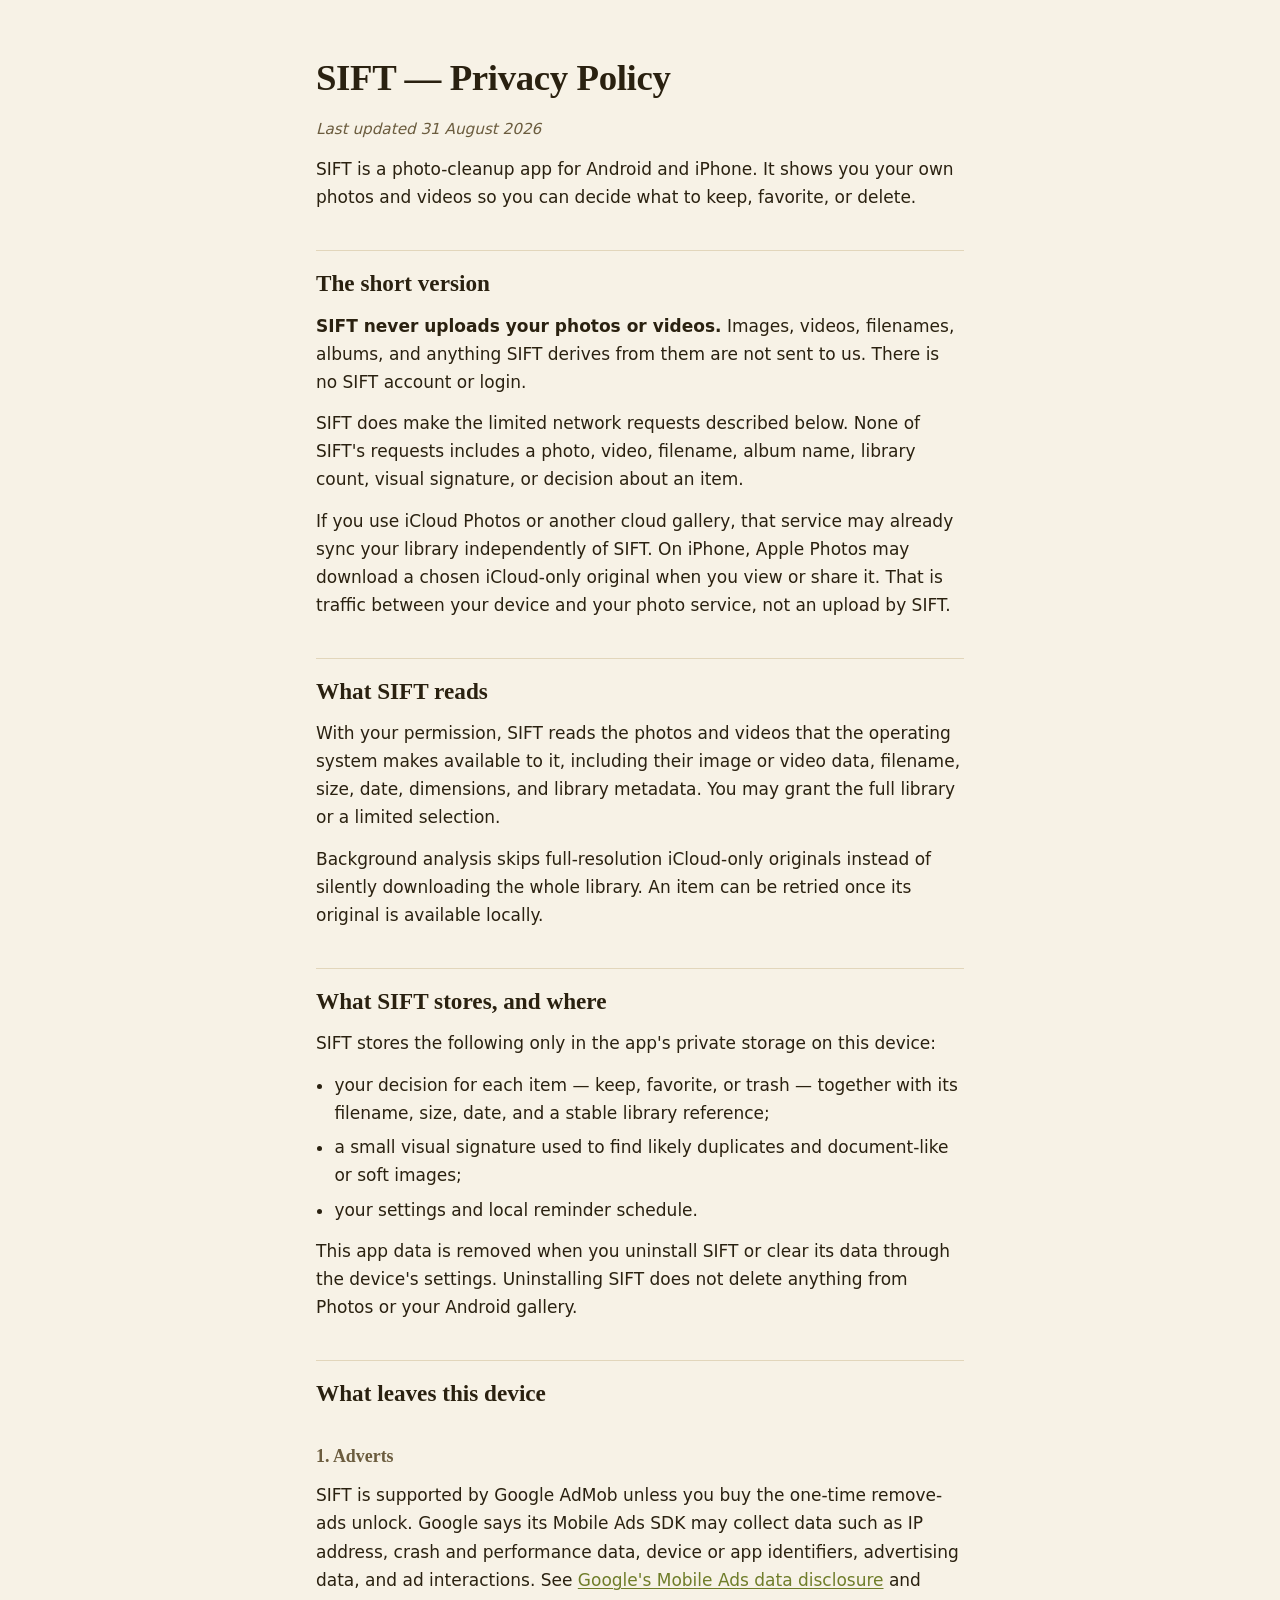
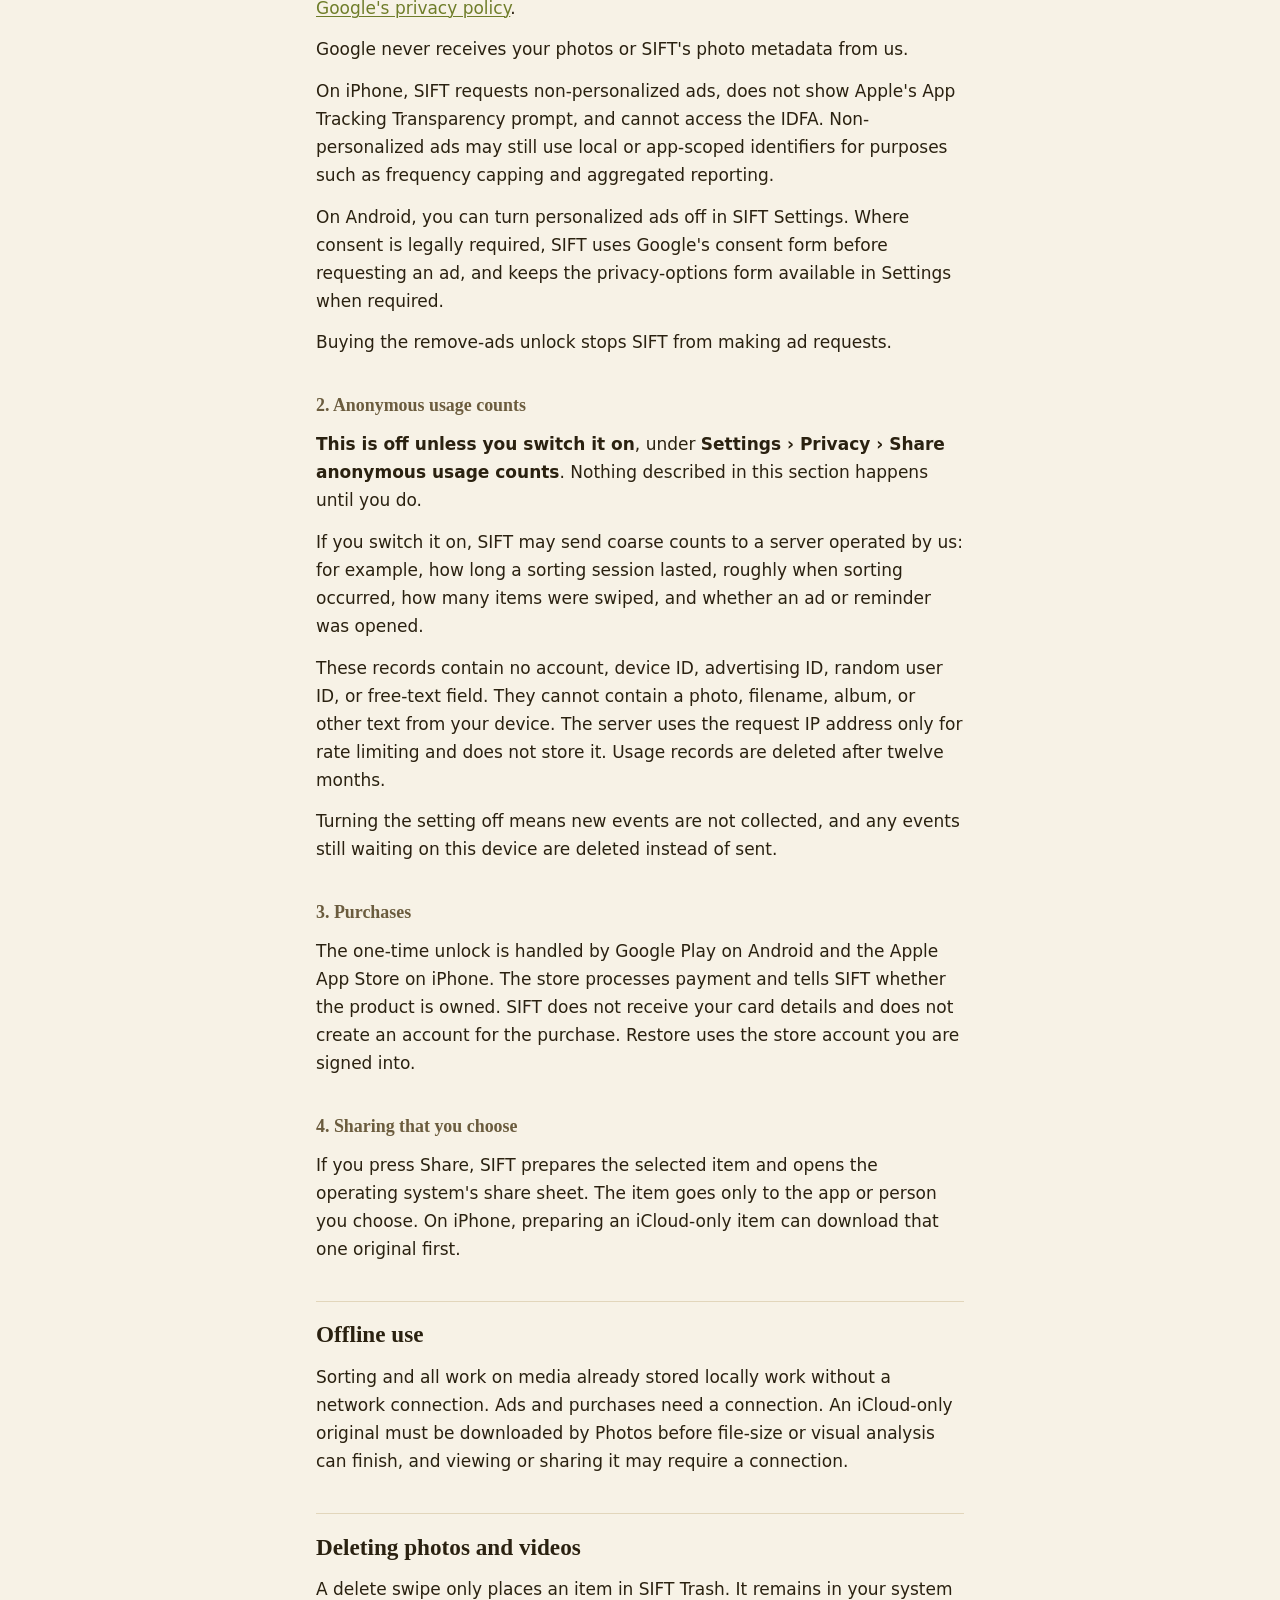
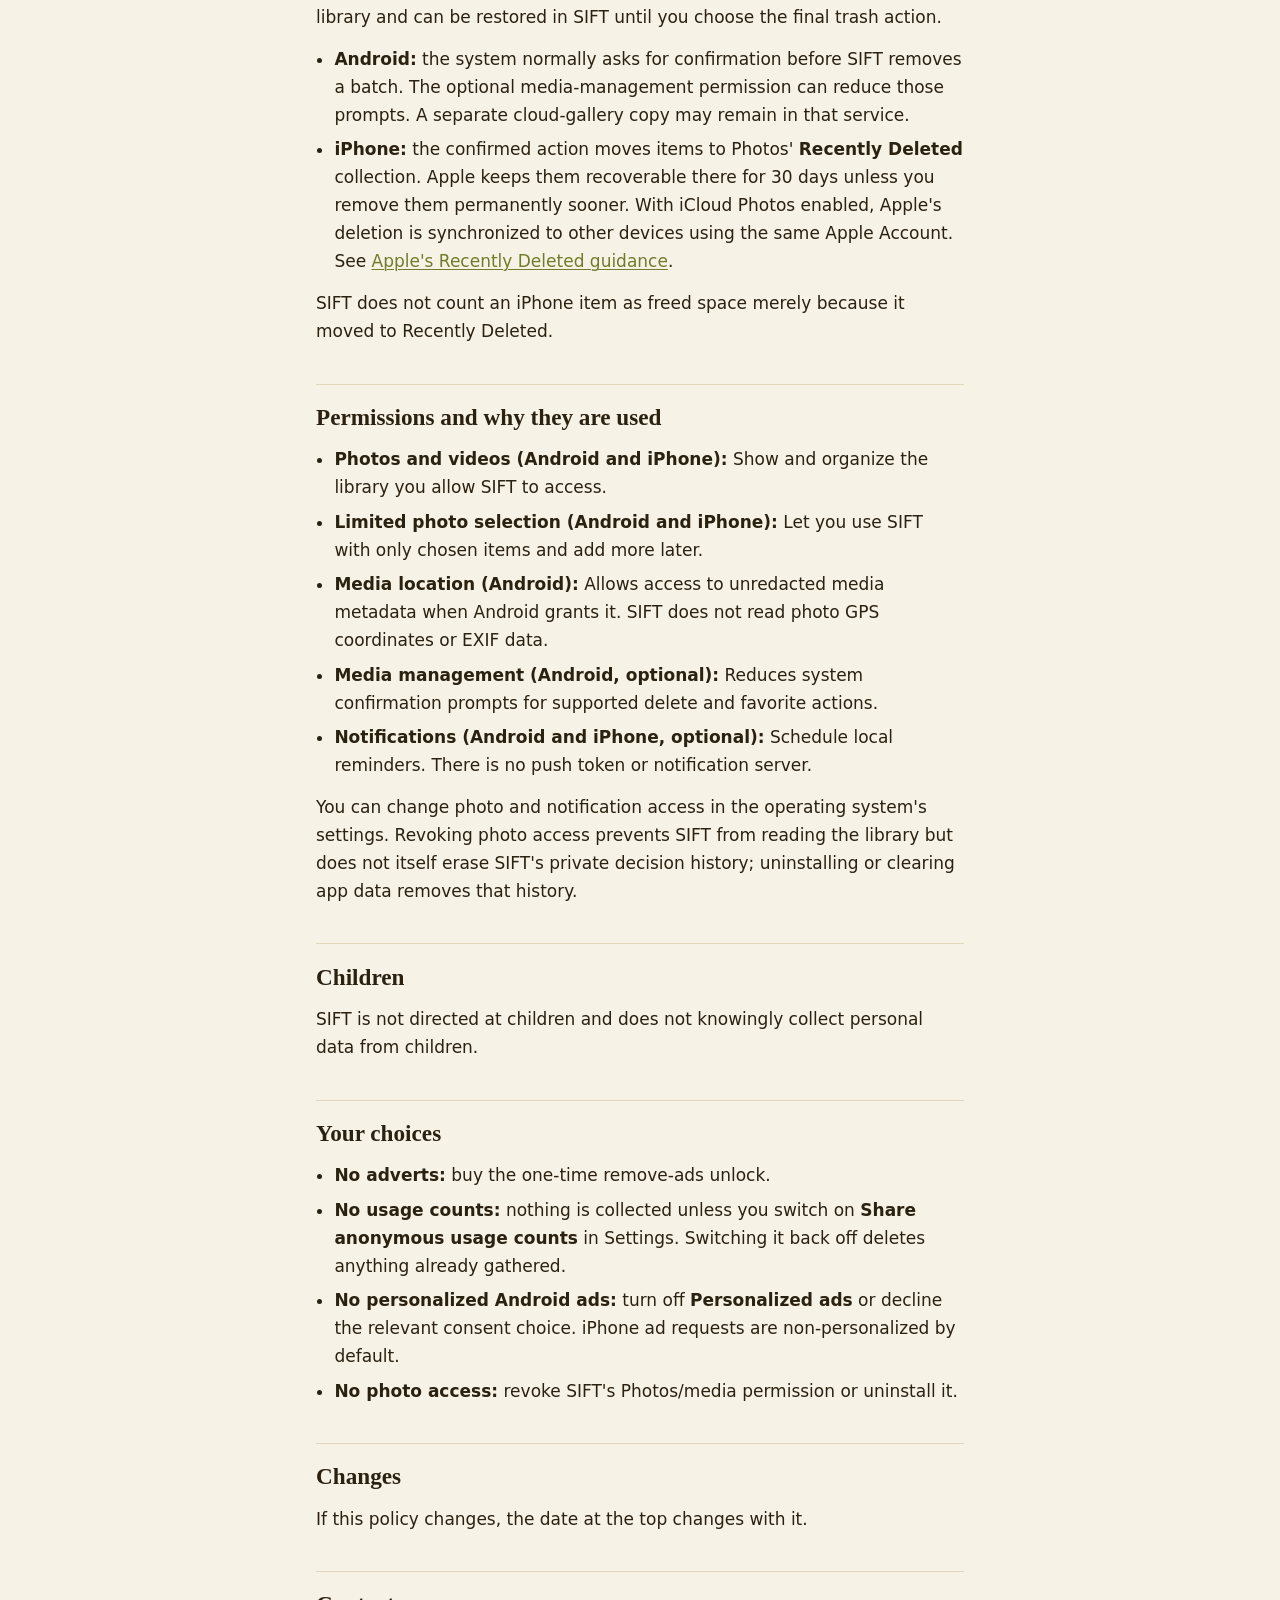
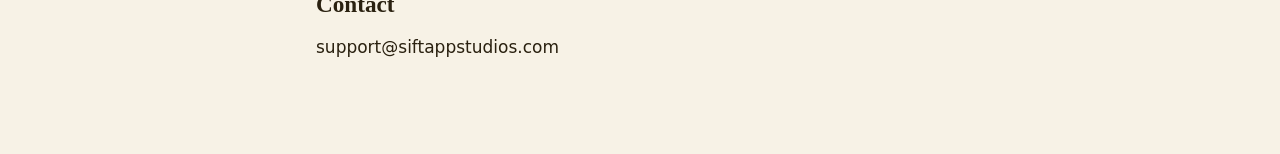
<file: privacy/index.html>
<!doctype html>
<html lang="en">
<head>
<meta charset="utf-8">
<meta name="viewport" content="width=device-width, initial-scale=1">
<title>SIFT — Privacy Policy</title>
<meta name="description" content="How the SIFT photo cleanup app handles your data. Your photos never leave your device.">
<meta name="color-scheme" content="light dark">
<meta name="robots" content="noindex">
<style>
:root {
  --ground: #f7f2e6;
  --panel: #fffdf7;
  --ink: #2a2110;
  --soft: #6b5c3e;
  --rule: #e2d6bb;
  --link: #6f7d2a;
}
@media (prefers-color-scheme: dark) {
  :root {
    --ground: #17140d;
    --panel: #1f1b12;
    --ink: #ece4d2;
    --soft: #b3a686;
    --rule: #362f20;
    --link: #a8b862;
  }
}
* { box-sizing: border-box; }
html { -webkit-text-size-adjust: 100%; }
body {
  margin: 0;
  background: var(--ground);
  color: var(--ink);
  font: 17px/1.65 ui-sans-serif, system-ui, -apple-system, "Segoe UI", Roboto, sans-serif;
}
main {
  max-width: 43rem;
  margin: 0 auto;
  padding: 3.5rem 1.25rem 5rem;
}
h1, h2, h3 {
  font-family: ui-serif, Georgia, "Times New Roman", serif;
  line-height: 1.2;
  text-wrap: balance;
  margin: 2.4rem 0 0.6rem;
}
h1 { font-size: 2.3rem; margin-top: 0; letter-spacing: -0.01em; }
h2 { font-size: 1.45rem; padding-top: 1.2rem; border-top: 1px solid var(--rule); }
h3 { font-size: 1.12rem; color: var(--soft); }
p, ul { margin: 0.85rem 0; }
ul { padding-left: 1.15rem; }
li { margin: 0.4rem 0; }
strong { font-weight: 650; }
em { color: var(--soft); }
code {
  font: 0.9em ui-monospace, SFMono-Regular, Menlo, monospace;
  background: var(--panel);
  border: 1px solid var(--rule);
  border-radius: 4px;
  padding: 0.05em 0.35em;
}
a { color: var(--link); text-decoration-thickness: 1px; text-underline-offset: 2px; }
a:focus-visible { outline: 2px solid var(--link); outline-offset: 3px; border-radius: 2px; }
hr { border: 0; border-top: 1px solid var(--rule); margin: 2.2rem 0; }
h1 + p em { font-size: 0.95rem; }
</style>
</head>
<body>
<main>
<h1>SIFT — Privacy Policy</h1>
<p><em>Last updated 31 August 2026</em></p>
<p>SIFT is a photo-cleanup app for Android and iPhone. It shows you your own photos and videos so you can decide what to keep, favorite, or delete.</p>
<h2>The short version</h2>
<p><strong>SIFT never uploads your photos or videos.</strong> Images, videos, filenames, albums, and anything SIFT derives from them are not sent to us. There is no SIFT account or login.</p>
<p>SIFT does make the limited network requests described below. None of SIFT's requests includes a photo, video, filename, album name, library count, visual signature, or decision about an item.</p>
<p>If you use iCloud Photos or another cloud gallery, that service may already sync your library independently of SIFT. On iPhone, Apple Photos may download a chosen iCloud-only original when you view or share it. That is traffic between your device and your photo service, not an upload by SIFT.</p>
<h2>What SIFT reads</h2>
<p>With your permission, SIFT reads the photos and videos that the operating system makes available to it, including their image or video data, filename, size, date, dimensions, and library metadata. You may grant the full library or a limited selection.</p>
<p>Background analysis skips full-resolution iCloud-only originals instead of silently downloading the whole library. An item can be retried once its original is available locally.</p>
<h2>What SIFT stores, and where</h2>
<p>SIFT stores the following only in the app's private storage on this device:</p>
<ul>
<li>your decision for each item — keep, favorite, or trash — together with its filename, size, date, and a stable library reference;</li>
<li>a small visual signature used to find likely duplicates and document-like or soft images;</li>
<li>your settings and local reminder schedule.</li>
</ul>
<p>This app data is removed when you uninstall SIFT or clear its data through the device's settings. Uninstalling SIFT does not delete anything from Photos or your Android gallery.</p>
<h2>What leaves this device</h2>
<h3>1. Adverts</h3>
<p>SIFT is supported by Google AdMob unless you buy the one-time remove-ads unlock. Google says its Mobile Ads SDK may collect data such as IP address, crash and performance data, device or app identifiers, advertising data, and ad interactions. See <a href="https://developers.google.com/admob/ios/privacy/data-disclosure">Google's Mobile Ads data disclosure</a> and <a href="https://policies.google.com/privacy">Google's privacy policy</a>.</p>
<p>Google never receives your photos or SIFT's photo metadata from us.</p>
<p>On iPhone, SIFT requests non-personalized ads, does not show Apple's App Tracking Transparency prompt, and cannot access the IDFA. Non-personalized ads may still use local or app-scoped identifiers for purposes such as frequency capping and aggregated reporting.</p>
<p>On Android, you can turn personalized ads off in SIFT Settings. Where consent is legally required, SIFT uses Google's consent form before requesting an ad, and keeps the privacy-options form available in Settings when required.</p>
<p>Buying the remove-ads unlock stops SIFT from making ad requests.</p>
<h3>2. Anonymous usage counts</h3>
<p><strong>This is off unless you switch it on</strong>, under <strong>Settings › Privacy › Share anonymous usage counts</strong>. Nothing described in this section happens until you do.</p>
<p>If you switch it on, SIFT may send coarse counts to a server operated by us: for example, how long a sorting session lasted, roughly when sorting occurred, how many items were swiped, and whether an ad or reminder was opened.</p>
<p>These records contain no account, device ID, advertising ID, random user ID, or free-text field. They cannot contain a photo, filename, album, or other text from your device. The server uses the request IP address only for rate limiting and does not store it. Usage records are deleted after twelve months.</p>
<p>Turning the setting off means new events are not collected, and any events still waiting on this device are deleted instead of sent.</p>
<h3>3. Purchases</h3>
<p>The one-time unlock is handled by Google Play on Android and the Apple App Store on iPhone. The store processes payment and tells SIFT whether the product is owned. SIFT does not receive your card details and does not create an account for the purchase. Restore uses the store account you are signed into.</p>
<h3>4. Sharing that you choose</h3>
<p>If you press Share, SIFT prepares the selected item and opens the operating system's share sheet. The item goes only to the app or person you choose. On iPhone, preparing an iCloud-only item can download that one original first.</p>
<h2>Offline use</h2>
<p>Sorting and all work on media already stored locally work without a network connection. Ads and purchases need a connection. An iCloud-only original must be downloaded by Photos before file-size or visual analysis can finish, and viewing or sharing it may require a connection.</p>
<h2>Deleting photos and videos</h2>
<p>A delete swipe only places an item in SIFT Trash. It remains in your system library and can be restored in SIFT until you choose the final trash action.</p>
<ul>
<li><strong>Android:</strong> the system normally asks for confirmation before SIFT removes a batch. The optional media-management permission can reduce those prompts. A separate cloud-gallery copy may remain in that service.</li>
<li><strong>iPhone:</strong> the confirmed action moves items to Photos' <strong>Recently Deleted</strong> collection. Apple keeps them recoverable there for 30 days unless you remove them permanently sooner. With iCloud Photos enabled, Apple's deletion is synchronized to other devices using the same Apple Account. See <a href="https://support.apple.com/en-euro/guide/iphone/iphb4defbde9/ios">Apple's Recently Deleted guidance</a>.</li>
</ul>
<p>SIFT does not count an iPhone item as freed space merely because it moved to Recently Deleted.</p>
<h2>Permissions and why they are used</h2>
<ul>
<li><strong>Photos and videos (Android and iPhone):</strong> Show and organize the library you allow SIFT to access.</li>
<li><strong>Limited photo selection (Android and iPhone):</strong> Let you use SIFT with only chosen items and add more later.</li>
<li><strong>Media location (Android):</strong> Allows access to unredacted media metadata when Android grants it. SIFT does not read photo GPS coordinates or EXIF data.</li>
<li><strong>Media management (Android, optional):</strong> Reduces system confirmation prompts for supported delete and favorite actions.</li>
<li><strong>Notifications (Android and iPhone, optional):</strong> Schedule local reminders. There is no push token or notification server.</li>
</ul>
<p>You can change photo and notification access in the operating system's settings. Revoking photo access prevents SIFT from reading the library but does not itself erase SIFT's private decision history; uninstalling or clearing app data removes that history.</p>
<h2>Children</h2>
<p>SIFT is not directed at children and does not knowingly collect personal data from children.</p>
<h2>Your choices</h2>
<ul>
<li><strong>No adverts:</strong> buy the one-time remove-ads unlock.</li>
<li><strong>No usage counts:</strong> nothing is collected unless you switch on <strong>Share anonymous usage counts</strong> in Settings. Switching it back off deletes anything already gathered.</li>
<li><strong>No personalized Android ads:</strong> turn off <strong>Personalized ads</strong> or decline the relevant consent choice. iPhone ad requests are non-personalized by default.</li>
<li><strong>No photo access:</strong> revoke SIFT's Photos/media permission or uninstall it.</li>
</ul>
<h2>Changes</h2>
<p>If this policy changes, the date at the top changes with it.</p>
<h2>Contact</h2>
<p>support@siftappstudios.com</p>
</main>
</body>
</html>
</file>
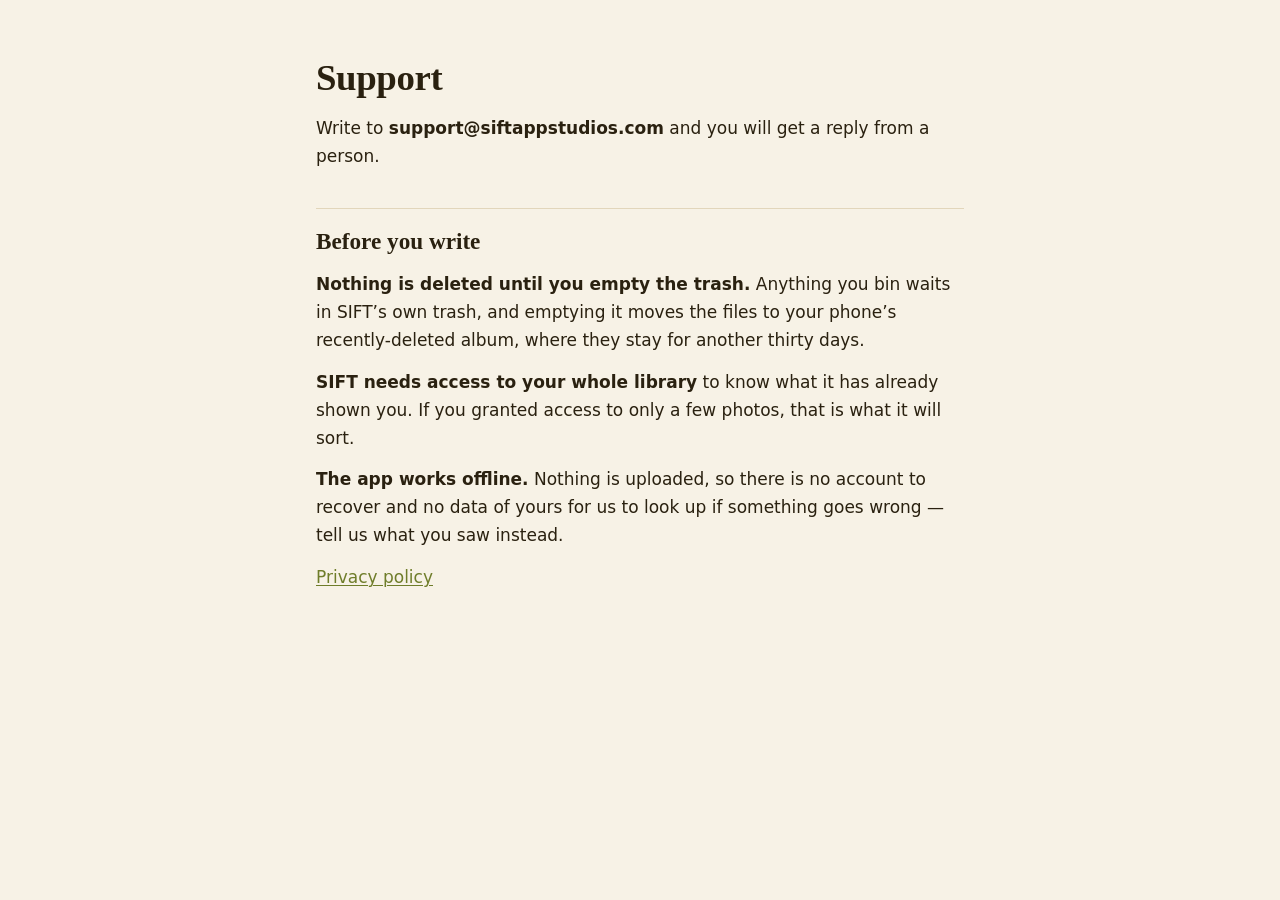
<file: support/index.html>
<!doctype html>
<html lang="en">
<head>
<meta charset="utf-8">
<meta name="viewport" content="width=device-width, initial-scale=1">
<title>SIFT — Support</title>
<meta name="description" content="How the SIFT photo cleanup app handles your data. Your photos never leave your device.">
<meta name="color-scheme" content="light dark">
<meta name="robots" content="noindex">
<style>
:root {
  --ground: #f7f2e6;
  --panel: #fffdf7;
  --ink: #2a2110;
  --soft: #6b5c3e;
  --rule: #e2d6bb;
  --link: #6f7d2a;
}
@media (prefers-color-scheme: dark) {
  :root {
    --ground: #17140d;
    --panel: #1f1b12;
    --ink: #ece4d2;
    --soft: #b3a686;
    --rule: #362f20;
    --link: #a8b862;
  }
}
* { box-sizing: border-box; }
html { -webkit-text-size-adjust: 100%; }
body {
  margin: 0;
  background: var(--ground);
  color: var(--ink);
  font: 17px/1.65 ui-sans-serif, system-ui, -apple-system, "Segoe UI", Roboto, sans-serif;
}
main {
  max-width: 43rem;
  margin: 0 auto;
  padding: 3.5rem 1.25rem 5rem;
}
h1, h2, h3 {
  font-family: ui-serif, Georgia, "Times New Roman", serif;
  line-height: 1.2;
  text-wrap: balance;
  margin: 2.4rem 0 0.6rem;
}
h1 { font-size: 2.3rem; margin-top: 0; letter-spacing: -0.01em; }
h2 { font-size: 1.45rem; padding-top: 1.2rem; border-top: 1px solid var(--rule); }
h3 { font-size: 1.12rem; color: var(--soft); }
p, ul { margin: 0.85rem 0; }
ul { padding-left: 1.15rem; }
li { margin: 0.4rem 0; }
strong { font-weight: 650; }
em { color: var(--soft); }
code {
  font: 0.9em ui-monospace, SFMono-Regular, Menlo, monospace;
  background: var(--panel);
  border: 1px solid var(--rule);
  border-radius: 4px;
  padding: 0.05em 0.35em;
}
a { color: var(--link); text-decoration-thickness: 1px; text-underline-offset: 2px; }
a:focus-visible { outline: 2px solid var(--link); outline-offset: 3px; border-radius: 2px; }
hr { border: 0; border-top: 1px solid var(--rule); margin: 2.2rem 0; }
h1 + p em { font-size: 0.95rem; }
</style>
</head>
<body>
<main>
<h1>Support</h1>
<p>Write to <strong>support@siftappstudios.com</strong> and you will get a reply from a person.</p>
<h2>Before you write</h2>
<p><strong>Nothing is deleted until you empty the trash.</strong> Anything you bin waits in SIFT’s own trash, and emptying it moves the files to your phone’s recently-deleted album, where they stay for another thirty days.</p>
<p><strong>SIFT needs access to your whole library</strong> to know what it has already shown you. If you granted access to only a few photos, that is what it will sort.</p>
<p><strong>The app works offline.</strong> Nothing is uploaded, so there is no account to recover and no data of yours for us to look up if something goes wrong — tell us what you saw instead.</p>
<p><a href="../privacy/">Privacy policy</a></p>
</main>
</body>
</html>
</file>
<file: assets/paper-BYVaKx5N.css>
@font-face{font-family:Bodoni Moda Variable;font-style:normal;font-display:swap;font-weight:400 900;src:url(/assets/bodoni-moda-math-opsz-normal-CbZAXtrh.woff2)format("woff2-variations");unicode-range:U+302-303,U+305,U+307-308,U+310,U+312,U+315,U+31A,U+326-327,U+32C,U+32F-330,U+332-333,U+338,U+33A,U+346,U+34D,U+391-3A1,U+3A3-3A9,U+3B1-3C9,U+3D1,U+3D5-3D6,U+3F0-3F1,U+3F4-3F5,U+2016-2017,U+2034-2038,U+203C,U+2040,U+2043,U+2047,U+2050,U+2057,U+205F,U+2070-2071,U+2074-208E,U+2090-209C,U+20D0-20DC,U+20E1,U+20E5-20EF,U+2100-2112,U+2114-2115,U+2117-2121,U+2123-214F,U+2190,U+2192,U+2194-21AE,U+21B0-21E5,U+21F1-21F2,U+21F4-2211,U+2213-2214,U+2216-22FF,U+2308-230B,U+2310,U+2319,U+231C-2321,U+2336-237A,U+237C,U+2395,U+239B-23B7,U+23D0,U+23DC-23E1,U+2474-2475,U+25AF,U+25B3,U+25B7,U+25BD,U+25C1,U+25CA,U+25CC,U+25FB,U+266D-266F,U+27C0-27FF,U+2900-2AFF,U+2B0E-2B11,U+2B30-2B4C,U+2BFE,U+3030,U+FF5B,U+FF5D,U+1D400-1D7FF,U+1EE??}@font-face{font-family:Bodoni Moda Variable;font-style:normal;font-display:swap;font-weight:400 900;src:url(/assets/bodoni-moda-symbols-opsz-normal-d21etpfE.woff2)format("woff2-variations");unicode-range:U+1-C,U+E-1F,U+7F-9F,U+20DD-20E0,U+20E2-20E4,U+2150-218F,U+2190,U+2192,U+2194-2199,U+21AF,U+21E6-21F0,U+21F3,U+2218-2219,U+2299,U+22C4-22C6,U+2300-243F,U+2440-244A,U+2460-24FF,U+25A0-27BF,U+28??,U+2921-2922,U+2981,U+29BF,U+29EB,U+2B??,U+4DC0-4DFF,U+FFF9-FFFB,U+10140-1018E,U+10190-1019C,U+101A0,U+101D0-101FD,U+102E0-102FB,U+10E60-10E7E,U+1D2C0-1D2D3,U+1D2E0-1D37F,U+1F0??,U+1F100-1F1AD,U+1F1E6-1F1FF,U+1F30D-1F30F,U+1F315,U+1F31C,U+1F31E,U+1F320-1F32C,U+1F336,U+1F378,U+1F37D,U+1F382,U+1F393-1F39F,U+1F3A7-1F3A8,U+1F3AC-1F3AF,U+1F3C2,U+1F3C4-1F3C6,U+1F3CA-1F3CE,U+1F3D4-1F3E0,U+1F3ED,U+1F3F1-1F3F3,U+1F3F5-1F3F7,U+1F408,U+1F415,U+1F41F,U+1F426,U+1F43F,U+1F441-1F442,U+1F444,U+1F446-1F449,U+1F44C-1F44E,U+1F453,U+1F46A,U+1F47D,U+1F4A3,U+1F4B0,U+1F4B3,U+1F4B9,U+1F4BB,U+1F4BF,U+1F4C8-1F4CB,U+1F4D6,U+1F4DA,U+1F4DF,U+1F4E3-1F4E6,U+1F4EA-1F4ED,U+1F4F7,U+1F4F9-1F4FB,U+1F4FD-1F4FE,U+1F503,U+1F507-1F50B,U+1F50D,U+1F512-1F513,U+1F53E-1F54A,U+1F54F-1F5FA,U+1F610,U+1F650-1F67F,U+1F687,U+1F68D,U+1F691,U+1F694,U+1F698,U+1F6AD,U+1F6B2,U+1F6B9-1F6BA,U+1F6BC,U+1F6C6-1F6CF,U+1F6D3-1F6D7,U+1F6E0-1F6EA,U+1F6F0-1F6F3,U+1F6F7-1F6FC,U+1F7??,U+1F800-1F80B,U+1F810-1F847,U+1F850-1F859,U+1F860-1F887,U+1F890-1F8AD,U+1F8B0-1F8BB,U+1F8C0-1F8C1,U+1F900-1F90B,U+1F93B,U+1F946,U+1F984,U+1F996,U+1F9E9,U+1FA00-1FA6F,U+1FA70-1FA7C,U+1FA80-1FA89,U+1FA8F-1FAC6,U+1FACE-1FADC,U+1FADF-1FAE9,U+1FAF0-1FAF8,U+1FB??}@font-face{font-family:Bodoni Moda Variable;font-style:normal;font-display:swap;font-weight:400 900;src:url(/assets/bodoni-moda-latin-ext-opsz-normal-CoJBavOu.woff2)format("woff2-variations");unicode-range:U+100-2BA,U+2BD-2C5,U+2C7-2CC,U+2CE-2D7,U+2DD-2FF,U+304,U+308,U+329,U+1D00-1DBF,U+1E00-1E9F,U+1EF2-1EFF,U+2020,U+20A0-20AB,U+20AD-20C0,U+2113,U+2C60-2C7F,U+A720-A7FF}@font-face{font-family:Bodoni Moda Variable;font-style:normal;font-display:swap;font-weight:400 900;src:url(/assets/bodoni-moda-latin-opsz-normal-X2BzlAjV.woff2)format("woff2-variations");unicode-range:U+??,U+131,U+152-153,U+2BB-2BC,U+2C6,U+2DA,U+2DC,U+304,U+308,U+329,U+2000-206F,U+20AC,U+2122,U+2191,U+2193,U+2212,U+2215,U+FEFF,U+FFFD}@font-face{font-family:Old Standard TT;font-style:normal;font-display:swap;font-weight:400;src:url(/assets/old-standard-tt-cyrillic-ext-400-normal-CFid_Ari.woff2)format("woff2"),url(/assets/old-standard-tt-cyrillic-ext-400-normal-WtC_wZmU.woff)format("woff");unicode-range:U+460-52F,U+1C80-1C8A,U+20B4,U+2DE0-2DFF,U+A640-A69F,U+FE2E-FE2F}@font-face{font-family:Old Standard TT;font-style:normal;font-display:swap;font-weight:400;src:url(/assets/old-standard-tt-cyrillic-400-normal-Dx4QB4EU.woff2)format("woff2"),url(/assets/old-standard-tt-cyrillic-400-normal-B9opELhc.woff)format("woff");unicode-range:U+301,U+400-45F,U+490-491,U+4B0-4B1,U+2116}@font-face{font-family:Old Standard TT;font-style:normal;font-display:swap;font-weight:400;src:url(/assets/old-standard-tt-vietnamese-400-normal-CV652Sht.woff2)format("woff2"),url(/assets/old-standard-tt-vietnamese-400-normal-DHwrUsNN.woff)format("woff");unicode-range:U+102-103,U+110-111,U+128-129,U+168-169,U+1A0-1A1,U+1AF-1B0,U+300-301,U+303-304,U+308-309,U+323,U+329,U+1EA0-1EF9,U+20AB}@font-face{font-family:Old Standard TT;font-style:normal;font-display:swap;font-weight:400;src:url(/assets/old-standard-tt-latin-ext-400-normal-CeUx86po.woff2)format("woff2"),url(/assets/old-standard-tt-latin-ext-400-normal-Dv3vPbwK.woff)format("woff");unicode-range:U+100-2BA,U+2BD-2C5,U+2C7-2CC,U+2CE-2D7,U+2DD-2FF,U+304,U+308,U+329,U+1D00-1DBF,U+1E00-1E9F,U+1EF2-1EFF,U+2020,U+20A0-20AB,U+20AD-20C0,U+2113,U+2C60-2C7F,U+A720-A7FF}@font-face{font-family:Old Standard TT;font-style:normal;font-display:swap;font-weight:400;src:url(/assets/old-standard-tt-latin-400-normal-CksAFory.woff2)format("woff2"),url(/assets/old-standard-tt-latin-400-normal-CEoEX30F.woff)format("woff");unicode-range:U+??,U+131,U+152-153,U+2BB-2BC,U+2C6,U+2DA,U+2DC,U+304,U+308,U+329,U+2000-206F,U+20AC,U+2122,U+2191,U+2193,U+2212,U+2215,U+FEFF,U+FFFD}:root{--paper:#f4ecda;--ink:#1d2535;--ink-soft:#414a5e;--pink:#e70775;--col:min(34rem, 38vw);--pad:clamp(24px, 4.6vw, 76px);--stage-h:100svh;--display:"Bodoni Moda Variable", "Bodoni Moda", "Didot", "Bodoni 72", serif;--serif:"Old Standard TT", "Iowan Old Style", "Baskerville", serif;--lightningcss-light:initial;--lightningcss-dark: ;color-scheme:light}@media (max-width:760px){:root{--col:100%;--pad:24px;--stage-h:50svh}}*{box-sizing:border-box}html{background:var(--paper);-webkit-text-size-adjust:100%;-moz-text-size-adjust:100%;text-size-adjust:100%}html.lenis,html.lenis body{height:auto}.lenis.lenis-smooth{scroll-behavior:auto!important}body{color:var(--ink);font-family:var(--serif);background-color:var(--paper);background-image:var(--fibres,none), radial-gradient(110% 80% at 70% 10%, #fffbf099, #fffbf000 62%), radial-gradient(90% 70% at 10% 100%, #d4c19c38, #d4c19c00 70%);text-rendering:optimizelegibility;font-kerning:normal;-webkit-font-smoothing:antialiased;background-size:420px 420px,100% 100%,100% 100%;background-attachment:fixed;margin:0;font-size:19px;line-height:1.5}::selection{color:var(--ink);background:#e7077533}input,textarea{caret-color:var(--pink)}a{color:inherit;text-underline-offset:.24em;text-decoration-line:underline;text-decoration-color:#1d253566;text-decoration-thickness:.055em;transition:text-decoration-color .3s,text-decoration-thickness .3s}a:hover{-webkit-text-decoration-color:var(--pink);text-decoration-color:var(--pink);text-decoration-thickness:.09em}a:focus-visible{outline:1.5px solid var(--pink);outline-offset:6px;border-radius:1px}html{scrollbar-color:#1d253580 var(--paper);scrollbar-width:thin}.stage{height:var(--stage-h);z-index:0;pointer-events:none;position:fixed;inset:0 0 auto}.stage canvas{width:100%;height:100%;display:block;position:absolute;inset:0}@media (max-width:760px){.stage{z-index:2;background-color:var(--paper);background-image:var(--fibres,none);background-size:420px 420px;background-attachment:fixed}.stage:after{content:"";background:linear-gradient(to bottom, #f4ecda00, var(--paper) 88%);height:44px;position:absolute;bottom:-1px;left:0;right:0}.stage:before{content:"";z-index:1;background:linear-gradient(to bottom, var(--paper) 52%, #f4ecda00);height:84px;position:absolute;top:0;left:0;right:0}}html.static .stage{display:none}.top{z-index:3;padding:clamp(20px, 3.4vh, 34px) var(--pad);letter-spacing:.22em;text-transform:uppercase;justify-content:space-between;align-items:baseline;font-size:13.5px;display:flex;position:absolute;top:0;left:0;right:0}.top a{text-decoration:none}.top a.about{text-underline-offset:.55em;text-decoration-line:underline;text-decoration-color:#1d25354d}.top a.about:hover,.top a.about[aria-current=page]{-webkit-text-decoration-color:var(--pink);text-decoration-color:var(--pink)}main{z-index:1;position:relative}section{min-height:100svh;padding:0 var(--pad);align-content:center;display:grid;position:relative}section .col{width:var(--col)}h1{font-family:var(--display);font-optical-sizing:auto;letter-spacing:.12em;text-transform:uppercase;margin:0;font-size:clamp(30px,3.55vw,58px);font-weight:500;line-height:1.04}footer{color:var(--ink-soft);letter-spacing:.02em;text-wrap:balance;font-size:13.5px}.vh{clip-path:inset(50%);white-space:nowrap;width:1px;height:1px;overflow:hidden;position:absolute!important}@media (max-width:760px){body{font-size:18px}.top{letter-spacing:.2em;font-size:12px}h1{letter-spacing:.1em;font-size:clamp(27px,8vw,34px)}}@media (max-resolution:1.5x){h1,h2,.reach{font-variation-settings:"opsz" 30}}
</file>
<file: assets/home-DG4AkSvf.css>
.hero{align-content:end;padding-bottom:clamp(64px,15vh,150px)}.lede{text-wrap:balance;max-width:26ch;margin:clamp(18px,2.6vh,30px) 0 0;font-size:clamp(21px,1.85vw,29px);line-height:1.32}.strategy h2{font-family:var(--display);font-optical-sizing:auto;letter-spacing:-.012em;margin:0;font-size:clamp(54px,6.4vw,108px);font-weight:400;line-height:.92}.strategy .what{text-wrap:balance;border-top:1px solid #1d253580;max-width:22rem;margin:clamp(20px,3vh,34px) 0 0;padding-top:clamp(14px,2vh,20px);font-size:clamp(23px,1.9vw,31px);line-height:1.22}.strategy .how{color:var(--ink-soft);text-wrap:pretty;max-width:24ch;margin:clamp(8px,1.2vh,14px) 0 0;font-size:clamp(19px,1.35vw,22px);line-height:1.42}.close{text-align:center;align-content:center;justify-items:center;padding-bottom:clamp(48px,8vh,88px)}.close .col{justify-items:center;width:auto;display:grid}.close .seal-slot{aspect-ratio:1;width:min(46svh,30vw);margin:0 0 clamp(26px,4.4svh,46px)}.close .reach{font-family:var(--display);font-optical-sizing:auto;letter-spacing:.005em;margin:0;font-size:clamp(25px,2.45vw,40px);font-weight:400;line-height:1.2}.close .reach a{-webkit-text-decoration-color:var(--pink);text-decoration-color:var(--pink);text-underline-offset:.22em;text-decoration-thickness:.045em}.close .reach a:hover{text-decoration-thickness:.08em}.close footer{left:var(--pad);right:var(--pad);position:absolute;bottom:clamp(20px,3.6vh,36px)}.still{display:none}html.static .still{z-index:-1;pointer-events:none;width:100%;height:100%;display:block;position:absolute;inset:0}html.static .close .still{z-index:auto;position:static}html.static section:not(.close)>.still{-webkit-mask-image:linear-gradient(#0000,#000 10% 88%,#0000);mask-image:linear-gradient(#0000,#000 10% 88%,#0000)}@media (max-width:760px){section,.hero{padding-top:calc(var(--stage-h) + 8px);align-content:center;padding-bottom:40px}section.strategy{min-height:80svh;padding-top:calc(var(--stage-h) + 34px);align-content:start}.lede{max-width:24ch;font-size:21px}.strategy h2{font-size:clamp(48px,14vw,62px)}.strategy .what{max-width:100%;font-size:clamp(22px,6.2vw,26px)}.strategy .how{font-size:18.5px}.close{padding-bottom:96px}.close .seal-slot{display:none}.close .reach{font-size:clamp(21px,6vw,26px)}html.static section,html.static .hero{align-content:start;padding-top:0;padding-bottom:64px}html.static .still{z-index:auto;width:calc(100% + 2 * var(--pad));margin:0 calc(-1 * var(--pad)) 22px;height:48svh;position:relative;inset:auto}html.static .close{align-content:center}html.static .close .seal-slot{width:min(62vw,260px);margin:0 0 30px;display:block}html.static .close .still{width:100%;height:100%;margin:0}}
</file>
<file: assets/about-DTjftQ8V.css>
@font-face{font-family:Old Standard TT;font-style:italic;font-display:swap;font-weight:400;src:url(/assets/old-standard-tt-cyrillic-ext-400-italic-oYvjGjTN.woff2)format("woff2"),url(/assets/old-standard-tt-cyrillic-ext-400-italic-CJoWpzGI.woff)format("woff");unicode-range:U+460-52F,U+1C80-1C8A,U+20B4,U+2DE0-2DFF,U+A640-A69F,U+FE2E-FE2F}@font-face{font-family:Old Standard TT;font-style:italic;font-display:swap;font-weight:400;src:url(/assets/old-standard-tt-cyrillic-400-italic-C55T6EX4.woff2)format("woff2"),url(/assets/old-standard-tt-cyrillic-400-italic-CjUsNPOx.woff)format("woff");unicode-range:U+301,U+400-45F,U+490-491,U+4B0-4B1,U+2116}@font-face{font-family:Old Standard TT;font-style:italic;font-display:swap;font-weight:400;src:url(/assets/old-standard-tt-vietnamese-400-italic-DkgkEoGJ.woff2)format("woff2"),url(/assets/old-standard-tt-vietnamese-400-italic-Dgl-3X6n.woff)format("woff");unicode-range:U+102-103,U+110-111,U+128-129,U+168-169,U+1A0-1A1,U+1AF-1B0,U+300-301,U+303-304,U+308-309,U+323,U+329,U+1EA0-1EF9,U+20AB}@font-face{font-family:Old Standard TT;font-style:italic;font-display:swap;font-weight:400;src:url(/assets/old-standard-tt-latin-ext-400-italic-DY6MM75a.woff2)format("woff2"),url(/assets/old-standard-tt-latin-ext-400-italic-CuIdnYHF.woff)format("woff");unicode-range:U+100-2BA,U+2BD-2C5,U+2C7-2CC,U+2CE-2D7,U+2DD-2FF,U+304,U+308,U+329,U+1D00-1DBF,U+1E00-1E9F,U+1EF2-1EFF,U+2020,U+20A0-20AB,U+20AD-20C0,U+2113,U+2C60-2C7F,U+A720-A7FF}@font-face{font-family:Old Standard TT;font-style:italic;font-display:swap;font-weight:400;src:url(/assets/old-standard-tt-latin-400-italic-CCwC87fu.woff2)format("woff2"),url(/assets/old-standard-tt-latin-400-italic-CQu5L45y.woff)format("woff");unicode-range:U+??,U+131,U+152-153,U+2BB-2BC,U+2C6,U+2DA,U+2DC,U+304,U+308,U+329,U+2000-206F,U+20AC,U+2122,U+2191,U+2193,U+2212,U+2215,U+FEFF,U+FFFD}.about-page h1{margin-bottom:clamp(22px,3.4vh,36px)}.say{text-wrap:pretty;max-width:23ch;margin:0;font-size:clamp(23px,2.05vw,32px);line-height:1.3}.say em{font-style:italic}.stage canvas#plate{mix-blend-mode:multiply}@media (min-width:761px){.about-page .stage{mix-blend-mode:multiply}}html.static .about-page main{z-index:auto}.plate-fig{--fig-h:min(74svh, calc((100vw - var(--col) - 3.4 * var(--pad)) / .84));top:11svh;left:calc(var(--pad) + var(--col));right:var(--pad);height:var(--fig-h);width:calc(var(--fig-h) * .84);margin:0 auto;position:absolute}.plate-fig .slot{position:absolute;inset:0}.plate-fig figcaption{color:var(--ink-soft);text-wrap:pretty;font-size:14.5px;line-height:1.45;position:absolute;top:calc(100% + 14px);left:0;right:0}.about-page section>footer{left:var(--pad);max-width:var(--col);position:absolute;bottom:clamp(20px,3.6vh,36px)}.still,html.static canvas#plate{display:none}html.static .still{mix-blend-mode:multiply;width:100%;height:100%;display:block}@media (max-width:760px){:root{--stage-h:58svh}.about-page section{min-height:82svh;padding-top:calc(var(--stage-h) + 26px);align-content:start;row-gap:18px;padding-bottom:44px}.about-page h1{margin-bottom:14px}.say{max-width:26ch;font-size:clamp(20px,5.6vw,23px)}.plate-fig{aspect-ratio:auto;width:auto;height:auto;margin:0;position:static}.plate-fig .slot{clip-path:inset(50%);width:1px;height:1px;position:absolute;overflow:hidden}.plate-fig figcaption{max-width:34ch;font-size:13.5px;position:static}.about-page section>footer{margin-top:18px;position:static}html.static .about-page section{align-content:start;padding-top:76px;padding-bottom:64px}html.static .plate-fig{order:-1}html.static .plate-fig .slot{aspect-ratio:.84;clip-path:none;width:min(100%,340px);height:auto;margin:0 auto 14px;position:relative;overflow:visible}}.plate-note{display:none}@media (min-width:761px){html:not(.static) .plate-fig figcaption{clip-path:inset(50%);white-space:nowrap;width:1px;height:1px;overflow:hidden}html:not(.static) .plate-note{z-index:1;pointer-events:none;display:block;position:fixed}.plate-note p{color:var(--ink-soft);text-wrap:pretty;margin:0;font-size:14.5px;line-height:1.45;position:absolute;inset:0 0 auto}}
</file>
